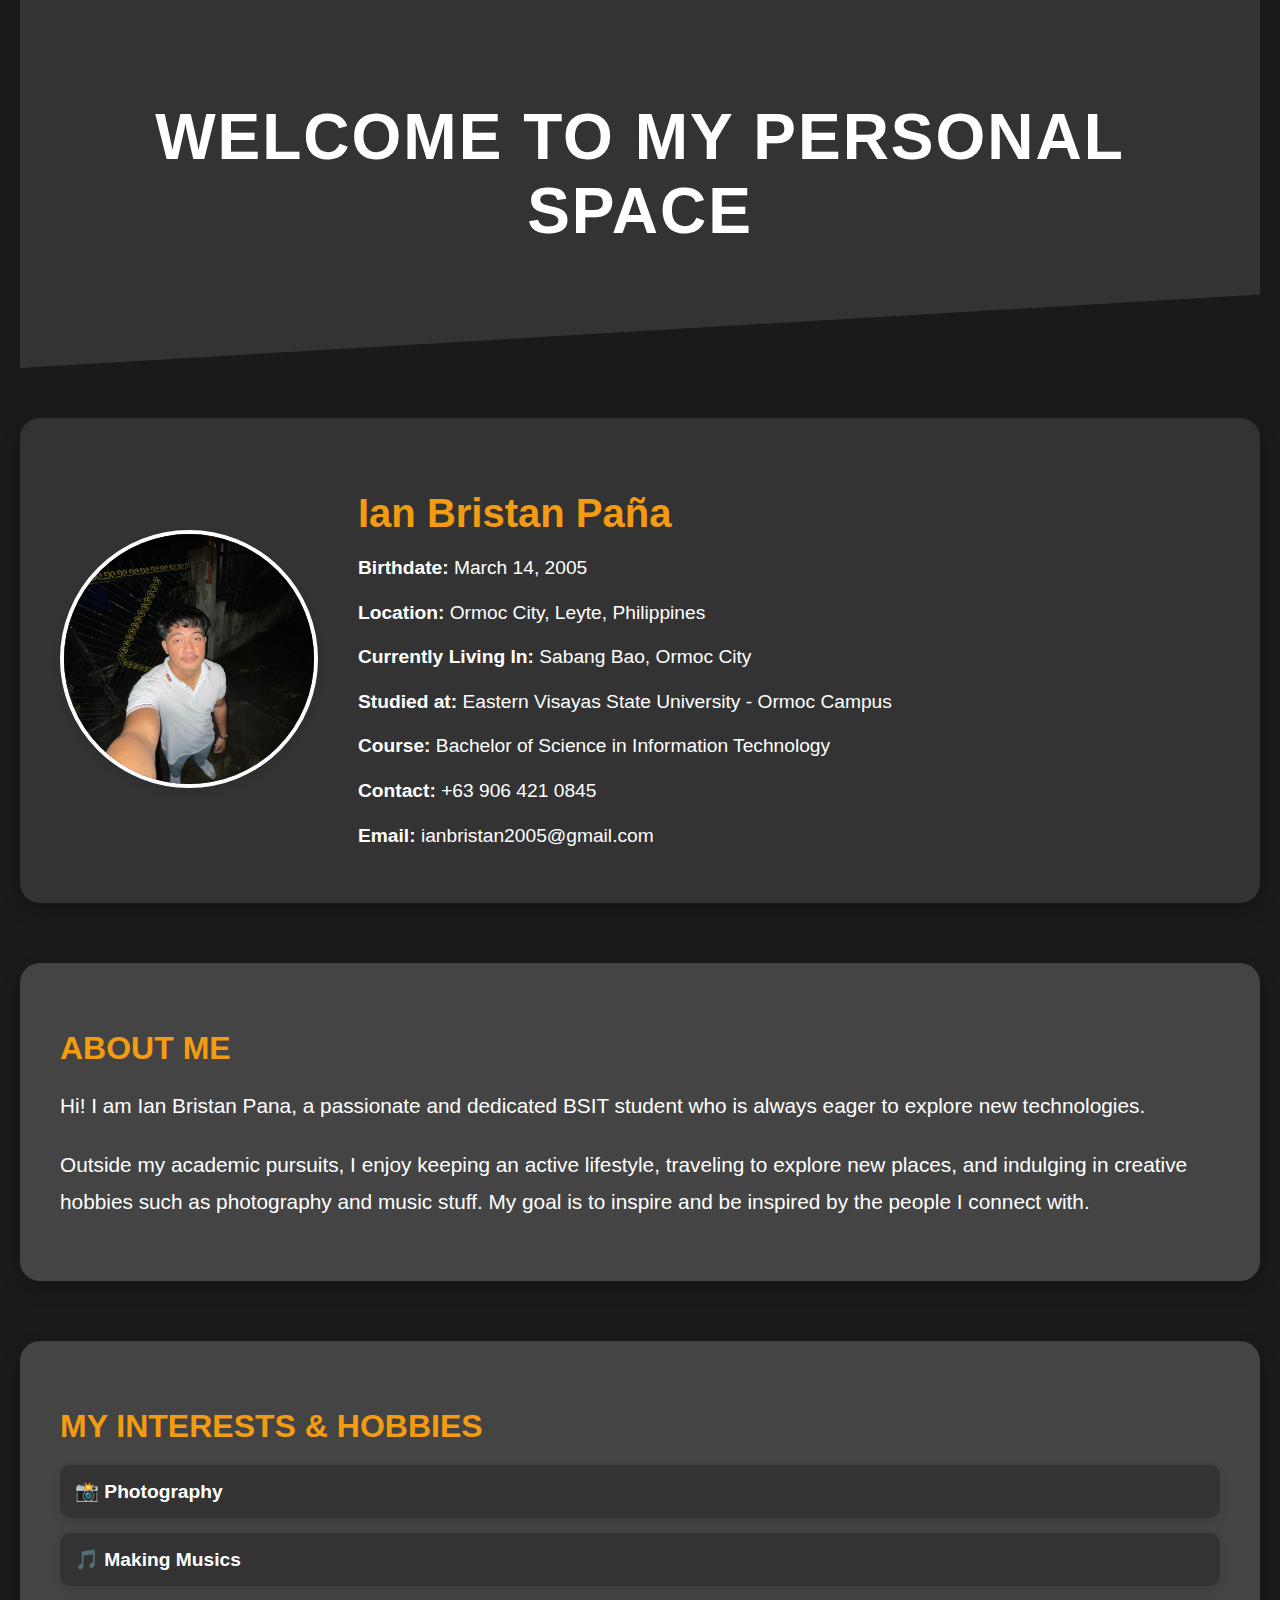
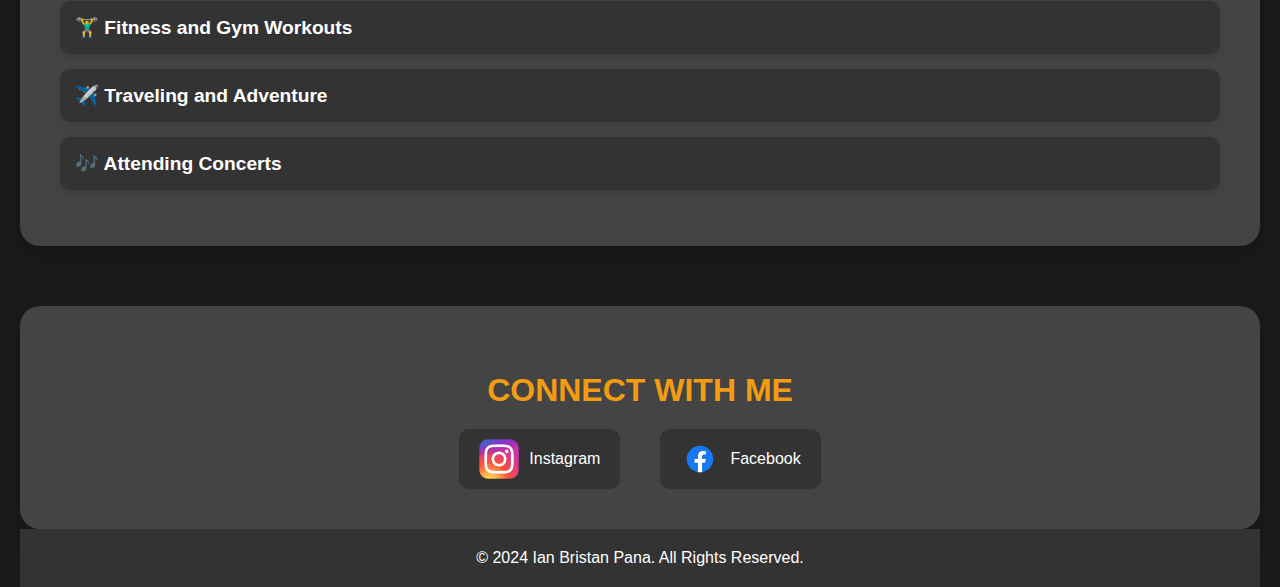
<file: about.html>
<!DOCTYPE html>
<html lang="en">
<head>
    <meta charset="UTF-8">
    <meta name="viewport" content="width=device-width, initial-scale=1.0">
    <title>About Me</title>
    <link rel="stylesheet" href="about.css">
    <link rel="preconnect" href="https://fonts.googleapis.com">
    <link href="https://fonts.googleapis.com/css2?family=Roboto:wght@400;700&display=swap" rel="stylesheet">
</head>
<body>
    <div class="container">
        <header>
            <h1>Welcome to My Personal Space</h1>
            <p></p>
        </header>
        <main>
            <section class="intro">
                <div class="profile-pic">
                    <img src="photos/face.jpg" alt="Your Profile Picture">
                </div>
                <div class="details">
                    <h2>Ian Bristan Paña</h2>
                    <p><strong>Birthdate:</strong> March 14, 2005</p>
                    <p><strong>Location:</strong> Ormoc City, Leyte, Philippines</p>
                    <p><strong>Currently Living In:</strong> Sabang Bao, Ormoc City</p>
                    <p><strong>Studied at:</strong> Eastern Visayas State University - Ormoc Campus</p>
                    <p><strong>Course:</strong> Bachelor of Science in Information Technology</p>
                    <p><strong>Contact:</strong> +63 906 421 0845</p>
                    <p><strong>Email:</strong> ianbristan2005@gmail.com</p>
                </div>
            </section>
            <section class="about">
                <h2>About Me</h2>
                <p>
                    Hi! I am Ian Bristan Pana, a passionate and dedicated BSIT student who is always eager to explore new
                    technologies.
                </p>
                <p>
                    Outside my academic pursuits, I enjoy keeping an active lifestyle, traveling to explore new
                    places, and indulging in creative hobbies such as photography and music stuff. My
                    goal is to inspire and be inspired by the people I connect with.
                </p>
            </section>
            <section class="hobbies">
                <h2>My Interests & Hobbies</h2>
                <ul>
                    <li>📸 Photography</li>
                    <li>🎵 Making Musics</li>
                    <li>🏋️‍♂️ Fitness and Gym Workouts</li>
                    <li>✈️ Traveling and Adventure</li>
                    <li>🎶 Attending Concerts</li>
                    
                </ul>
            </section>
            <section class="social">
                <h2>Connect with Me</h2>
                <p>
                    
                </p>
                <div class="social-icons">
                    <a href="https://www.instagram.com/papitzyyy/?hl=en" target="_blank" class="social-icon">
                        <img src="photos/Instagram_logo_2016.svg.png" alt="Instagram">
                        <span>Instagram</span>
                    </a>
                    <a href="https://www.facebook.com/ianbristan.panaii" target="_blank" class="social-icon">
                        <img src="photos/Facebook-f_Logo-Blue-Logo.wine.svg" alt="Facebook">
                        <span>Facebook</span>
                    </a>
                </div>
            </section>
        </main>
        <footer>
            <p>&copy; 2024 Ian Bristan Pana. All Rights Reserved.</p>
        </footer>
    </div>
</body>
</html>
</file>
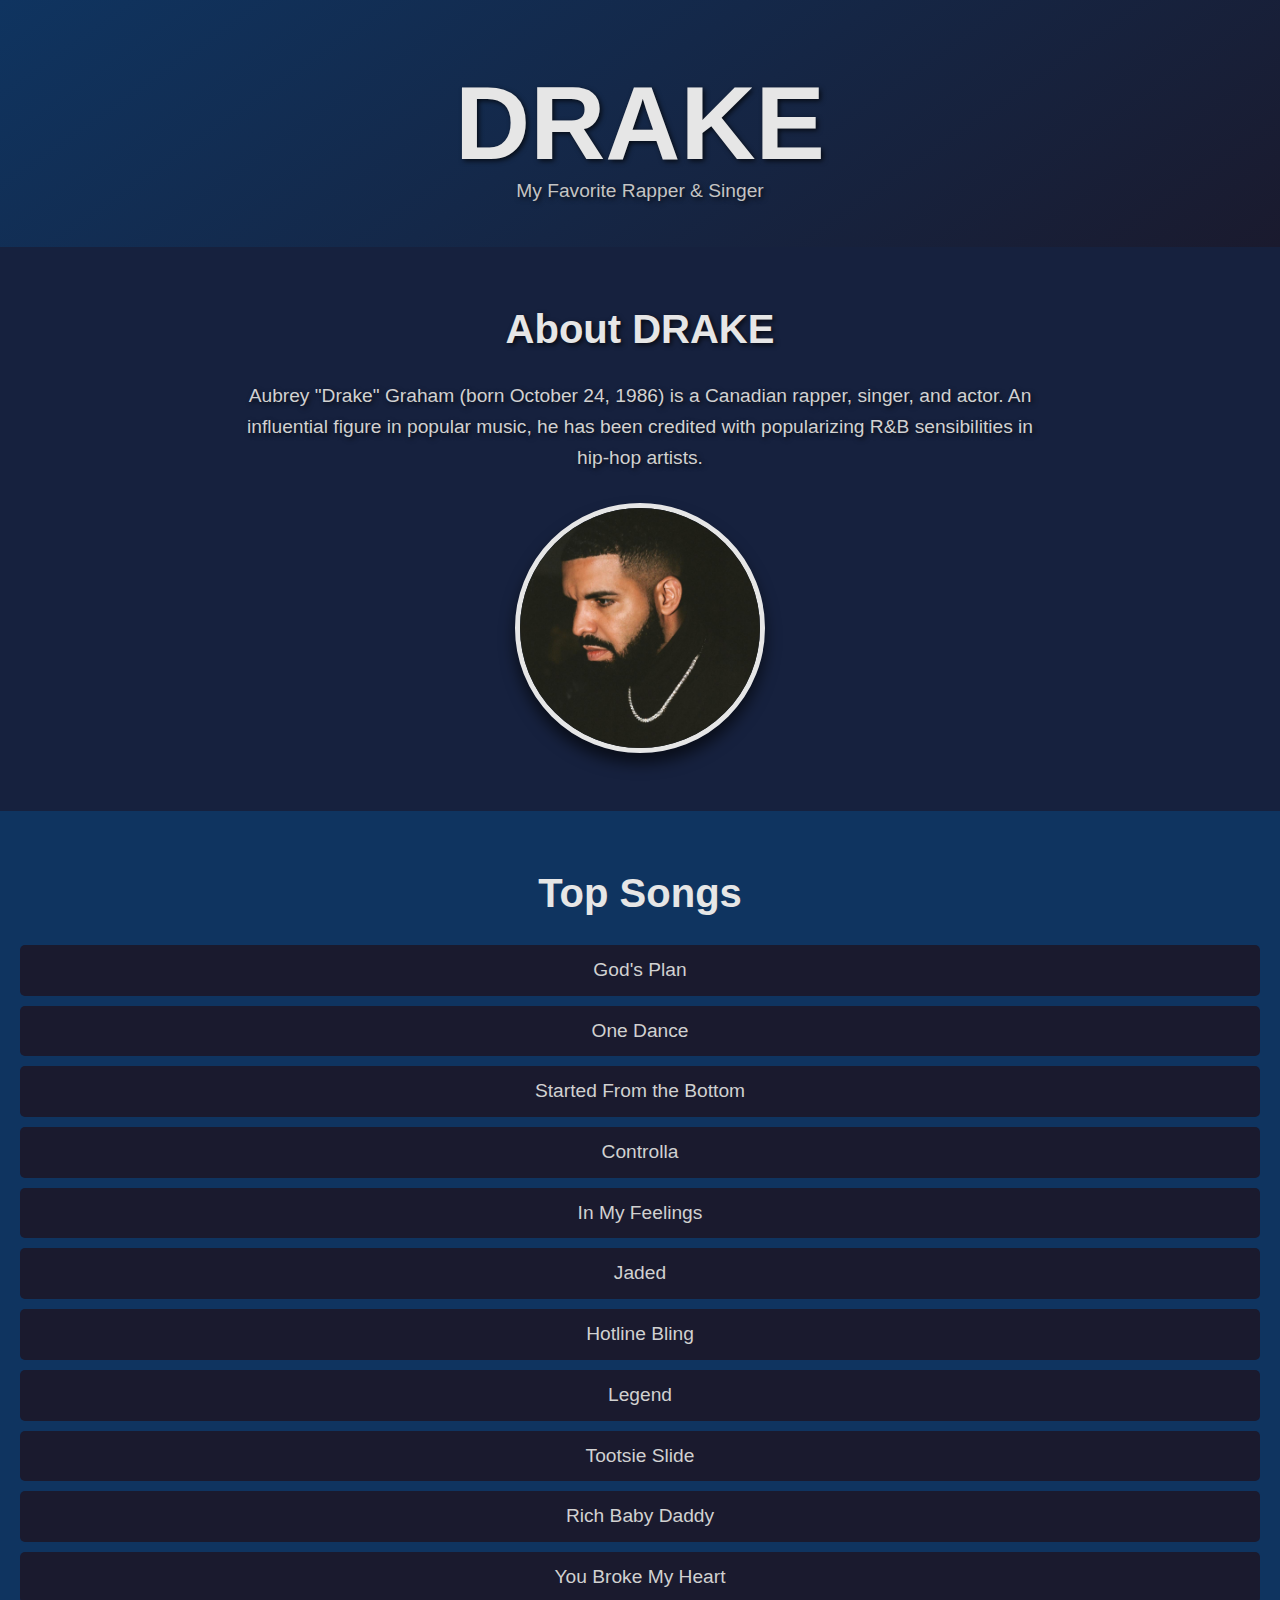
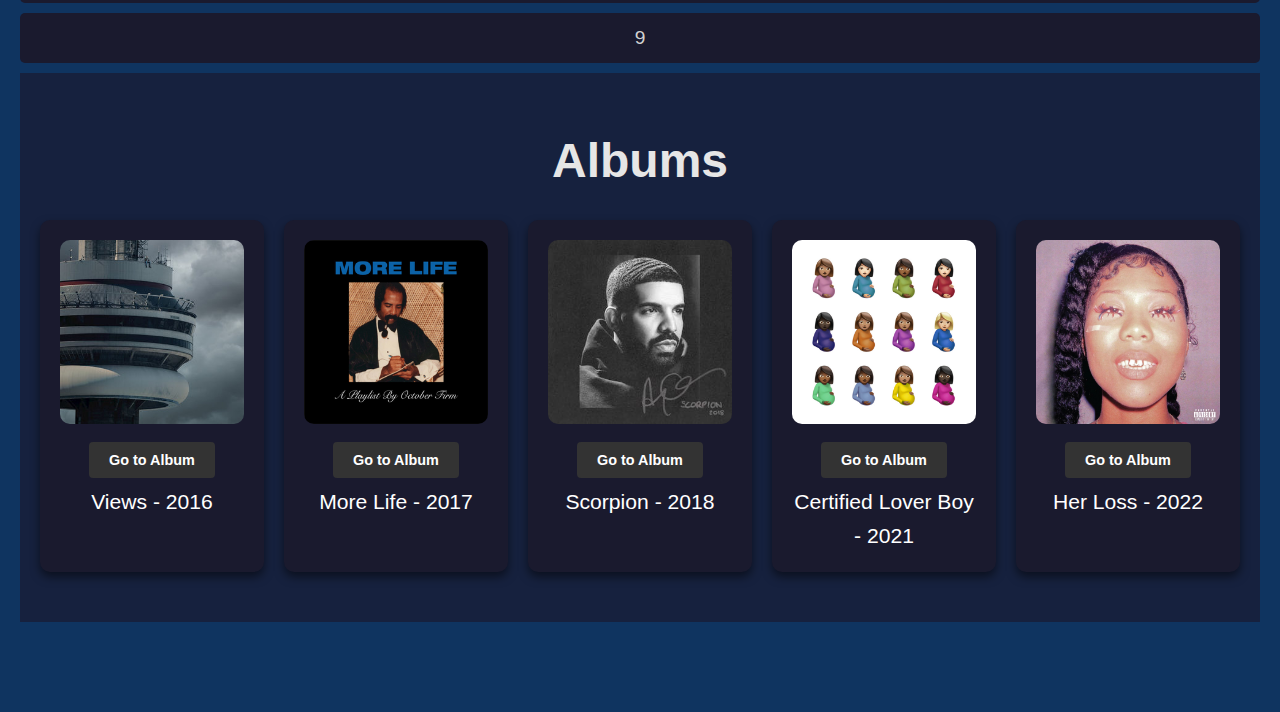
<file: drake.html>
<!DOCTYPE html>
<html lang="en">
<head>
  <meta charset="UTF-8">
  <meta name="viewport" content="width=device-width, initial-scale=1.0">
  <title>DRAKE</title>
  <link rel="stylesheet" href="drake.css">
</head>
<body>
  <header class="header">
    <h1>DRAKE</h1>
    <p>My Favorite Rapper & Singer</p>
  </header>

  <main>
    <section class="about">
      <h2>About DRAKE</h2>
      <p>Aubrey "Drake" Graham (born October 24, 1986) is a Canadian rapper, singer, and actor. An influential figure in popular music, he has been credited with popularizing R&B sensibilities in hip-hop artists.</p>
      <img src="photos/drake.jpg" alt="LANY Band" class="lany-image">
    </section>

    <section class="songs">
      <h2>Top Songs</h2>
      <ul>
      <li><a href="https://www.youtube.com/watch?v=m1a_GqJf02M&pp=ygUJZ29kcyBwbGFu" target="_blank">God's Plan</a></li>
      <li><a href="https://www.youtube.com/watch?v=qL7zrWcv6XY&pp=ygUJb25lIGRhbmNl" target="_blank">One Dance</a></li>
      <li><a href="https://www.youtube.com/watch?v=6p4Jj9kWZDI&pp=ygUOc3RhcnRlZCBib3R0b20%3D" target="_blank">Started From the Bottom</a></li>
      <li><a href="https://www.youtube.com/watch?v=PsW85VbSau0&pp=ygUJY29udHJvbGxh" target="_blank">Controlla</a></li>
      <li><a href="https://www.youtube.com/watch?v=SD1tkI5-3dI&pp=ygUUaW4gbXkgZmVlbGluZ3MgZHJha2U%3D" target="_blank">In My Feelings</a></li>
      <li><a href="https://www.youtube.com/watch?v=L2y1wk5EB6U&pp=ygUFamFkZWQ%3D" target="_blank">Jaded</a></li>
      <li><a href="https://www.youtube.com/watch?v=uxpDa-c-4Mc&pp=ygUNaG90bGluZSBibGluZw%3D%3D" target="_blank">Hotline Bling</a></li>
      <li><a href="https://www.youtube.com/watch?v=nSf3pBIX2RU&pp=ygUMbGVnZW5kIGRyYWtl" target="_blank">Legend</a></li>
      <li><a href="https://www.youtube.com/watch?v=dGYxT1QReQs&pp=ygUMdG9vc2llIHNsaWRl" target="_blank">Tootsie Slide</a></li>
      <li><a href="https://www.youtube.com/watch?v=F7o0upORtCw&pp=ygUPcmljaCBiYWJ5IGRhZGR5" target="_blank">Rich Baby Daddy</a></li>
      <li><a href="https://www.youtube.com/watch?v=-_HIZtRlkDo&pp=ygUYeW91IGJyb2tlIG15IGhlYXJ0IGRyYWtl" target="_blank">You Broke My Heart</a></li>
      <li><a href="https://www.youtube.com/watch?v=q50SwIodCwg&pp=ygUHOSBkcmFrZQ%3D%3D" target="_blank">9</a></li>

    <section class="albums">
      <h2>Albums</h2>
      <div class="album-grid">
        <div class="album">
          <img src="photos/views.jpg" alt="LANY Album 1">

          <a href="https://genius.com/albums/Drake/Views" class="btn" target="_blank">Go to Album</a>
          <p>Views - 2016</p>
        </div>
        <div class="album">
          <img src="photos/morelife.jpg" alt="LANY Album 2">
          
          <a href="https://genius.com/albums/Drake/More-life" class="btn" target="_blank">Go to Album</a>
          
          <p>More Life - 2017</p>
        </div>
        <div class="album">
          <img src="photos/scorpion.jpg" alt="LANY Album 3">
          <a href="https://genius.com/albums/Drake/Scorpion" class="btn" target="_blank">Go to Album</a>

          <p>Scorpion - 2018</p>
        </div>  
        <div class="album">
          <img src="photos/loverboy.jpeg" alt="LANY Album 4">
          <a href="https://genius.com/albums/Drake/Certified-lover-boy" class="btn" target="_blank">Go to Album</a>
          <p>Certified Lover Boy - 2021</p>
        </div>
        <div class="album">
          <img src="photos/herloss.jpeg" alt="LANY Album 5">
          <a href="https://genius.com/albums/Drake-and-21-savage/Her-loss" class="btn" target="_blank">Go to Album</a>
          <p>Her Loss - 2022</p>
        </div>
      </div>
    </section>
  </main>

  <footer class="footer">
    <p></p>
  </footer>
</body>
</html>
</file>
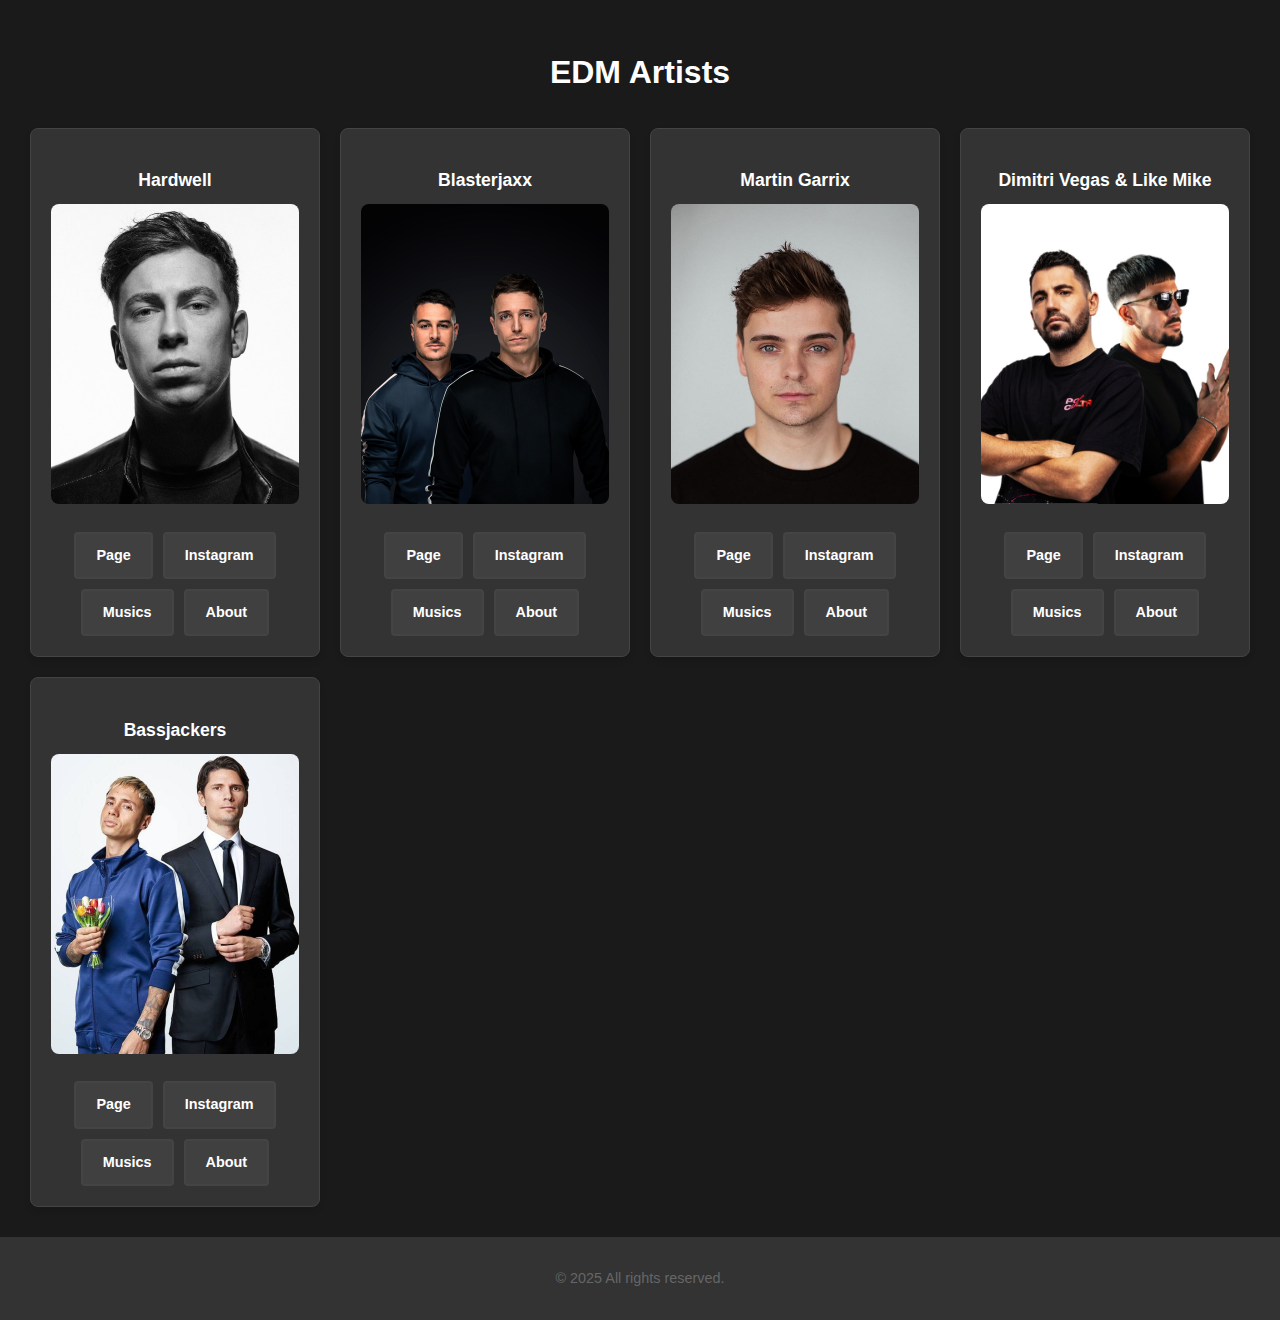
<file: edm.html>
<!DOCTYPE html>
<html lang="en">
<head>
  <meta charset="UTF-8">
  <meta name="viewport" content="width=device-width, initial-scale=1.0">
  <title>EDM Artists</title>
  <link rel="stylesheet" href="edm.css">
</head>
<body>
  

  <main>
    <section class="gallery">
      <h2>EDM Artists</h2>
      <div class="gallery-grid">
        <div class="gallery-item">
          <p>Hardwell</p>
          <img src="photos/hardwell.jpg" alt="Artist 1" class="gallery-image">
          <div class="buttons">
            <a href="https://www.djhardwell.com/" class="btn" target="_blank">Page</a>
            <a href="https://www.instagram.com/hardwell/?hl=en" class="btn" target="_blank">Instagram</a>
            <a href="https://genius.com/artists/Hardwell" class="btn" target="_blank">Musics</a>
            <a href="https://en.wikipedia.org/wiki/Hardwell" class="btn" target="_blank">About</a>
          </div>
        </div>
        
        <div class="gallery-item">
          <p>Blasterjaxx</p>
          <img src="photos/blasterjaxx.jpg" alt="Artist 2" class="gallery-image">
          <div class="buttons">
            <a href="https://www.blasterjaxx.com/" class="btn" target="_blank">Page</a>
            <a href="https://www.instagram.com/blasterjaxx/?hl=en" class="btn" target="_blank">Instagram</a>
            <a href="https://genius.com/artists/Blasterjaxx/songs" class="btn" target="_blank">Musics</a>
            <a href="https://en.wikipedia.org/wiki/Blasterjaxx" class="btn" target="_blank">About</a>
          </div>
        </div>
        <div class="gallery-item">
          <p>Martin Garrix</p>
          <img src="photos/martin.jpg" alt="Artist 3" class="gallery-image">
          <div class="buttons">
            <a href="https://martingarrix.com/" class="btn" target="_blank">Page</a>
            <a href="https://www.instagram.com/martingarrix/?hl=en" class="btn" target="_blank">Instagram</a>
            <a href="https://genius.com/artists/Martin-garrix" class="btn" target="_blank">Musics</a>
            <a href="https://en.wikipedia.org/wiki/Martin_Garrix" class="btn" target="_blank">About</a>
          </div>
        </div>
        <div class="gallery-item">
          <p>Dimitri Vegas & Like Mike
            </p>
          <img src="photos/dvlm.jpeg" alt="Artist 4" class="gallery-image">
          <div class="buttons">
            <a href="https://www.dimitrivegasandlikemike.com/" class="btn" target="_blank">Page</a>
            <a href="https://www.instagram.com/dimitrivegasandlikemike/?hl=en" class="btn" target="_blank">Instagram</a>
            <a href="https://genius.com/artists/Dimitri-vegas-and-like-mike/songs" class="btn" target="_blank">Musics</a>
            <a href="https://en.wikipedia.org/wiki/Dimitri_Vegas_%26_Like_Mike" class="btn" target="_blank">About</a>
          </div>
        </div>
        <div class="gallery-item">
          <p>Bassjackers</p>
          <img src="photos/bassjackers.jpg" alt="Artist 5" class="gallery-image">
          <div class="buttons">
            <a href="https://www.bassjackers.com/" class="btn" target="_blank">Page</a>
            <a href="https://www.instagram.com/bassjackers/?hl=en" class="btn" target="_blank">Instagram</a>
            <a href="https://genius.com/artists/Bassjackers" class="btn" target="_blank">Musics</a>
            <a href="https://en.wikipedia.org/wiki/Bassjackers" class="btn" target="_blank">About</a>
          </div>
        </div>
        
      </div>
    </section>
  </main>

  <footer class="footer">
    <p>&copy; 2025 All rights reserved.</p>
  </footer>
</body>
</html>
</file>
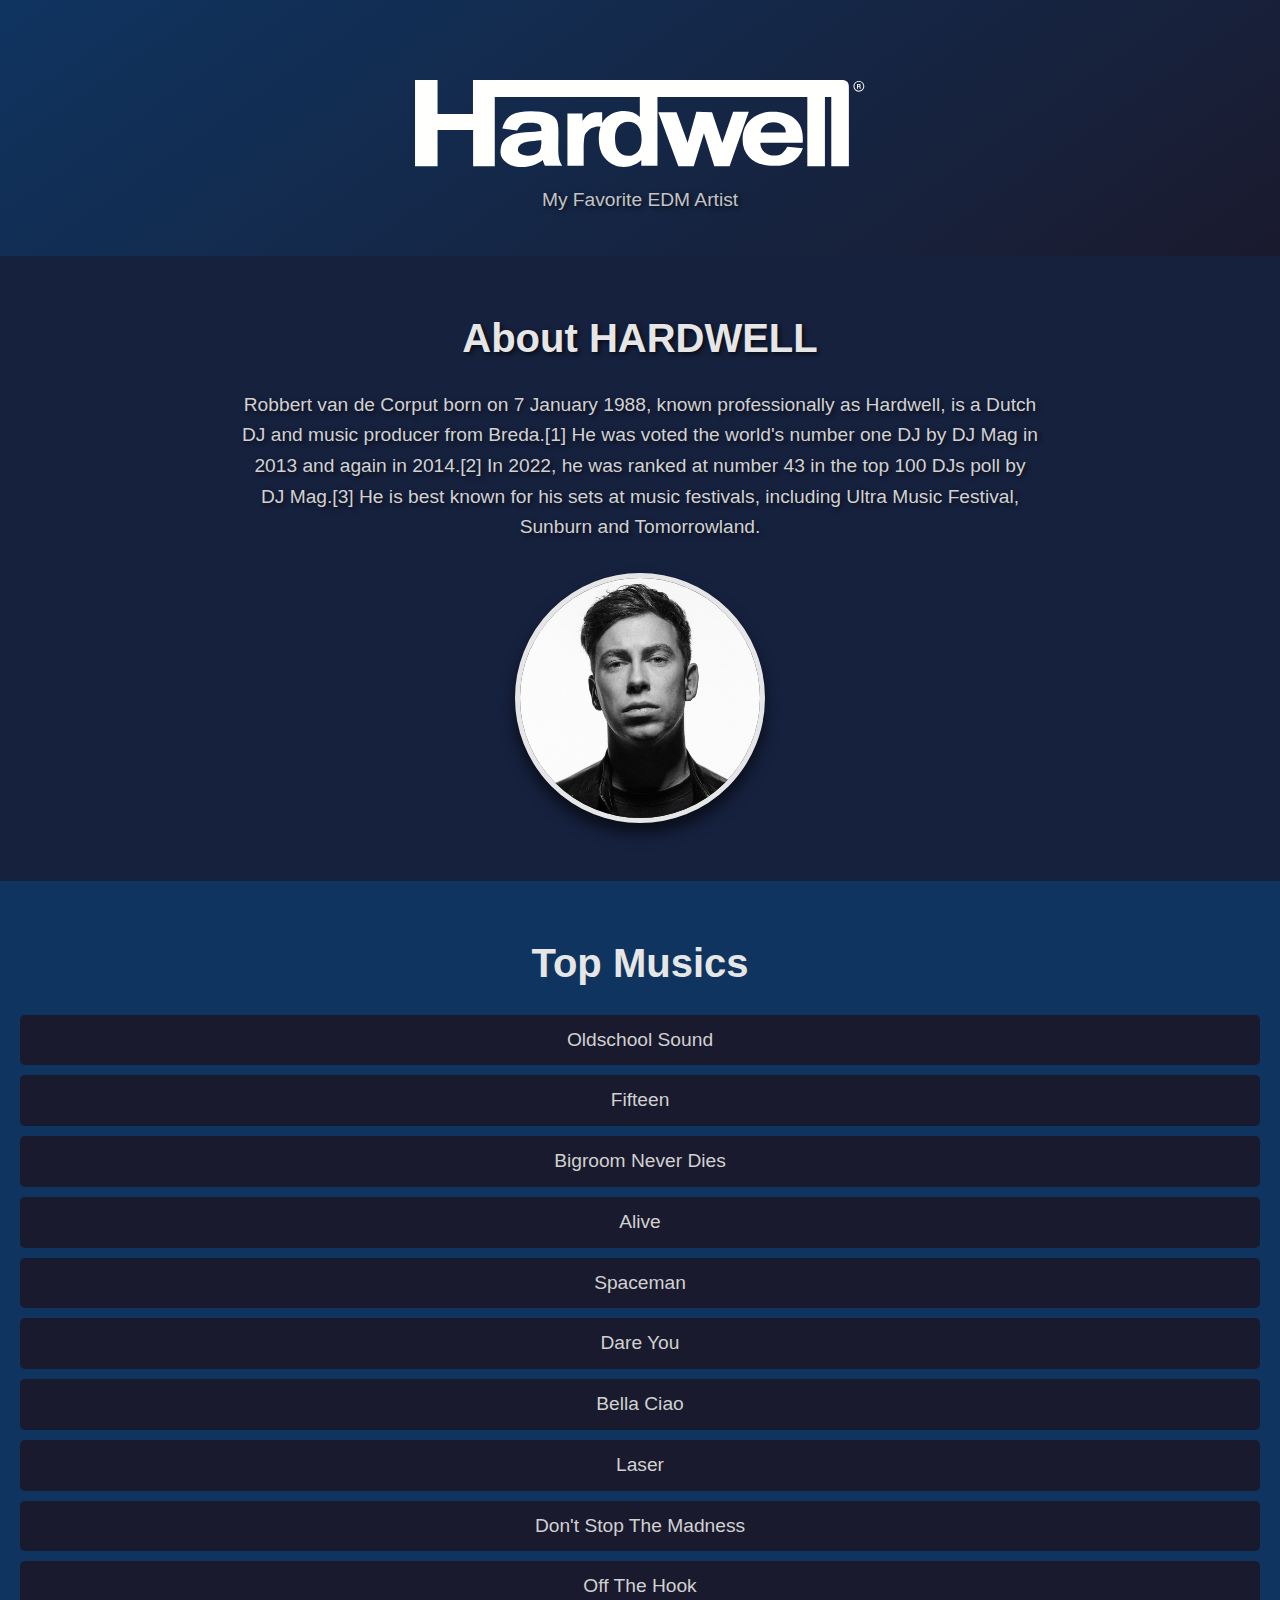
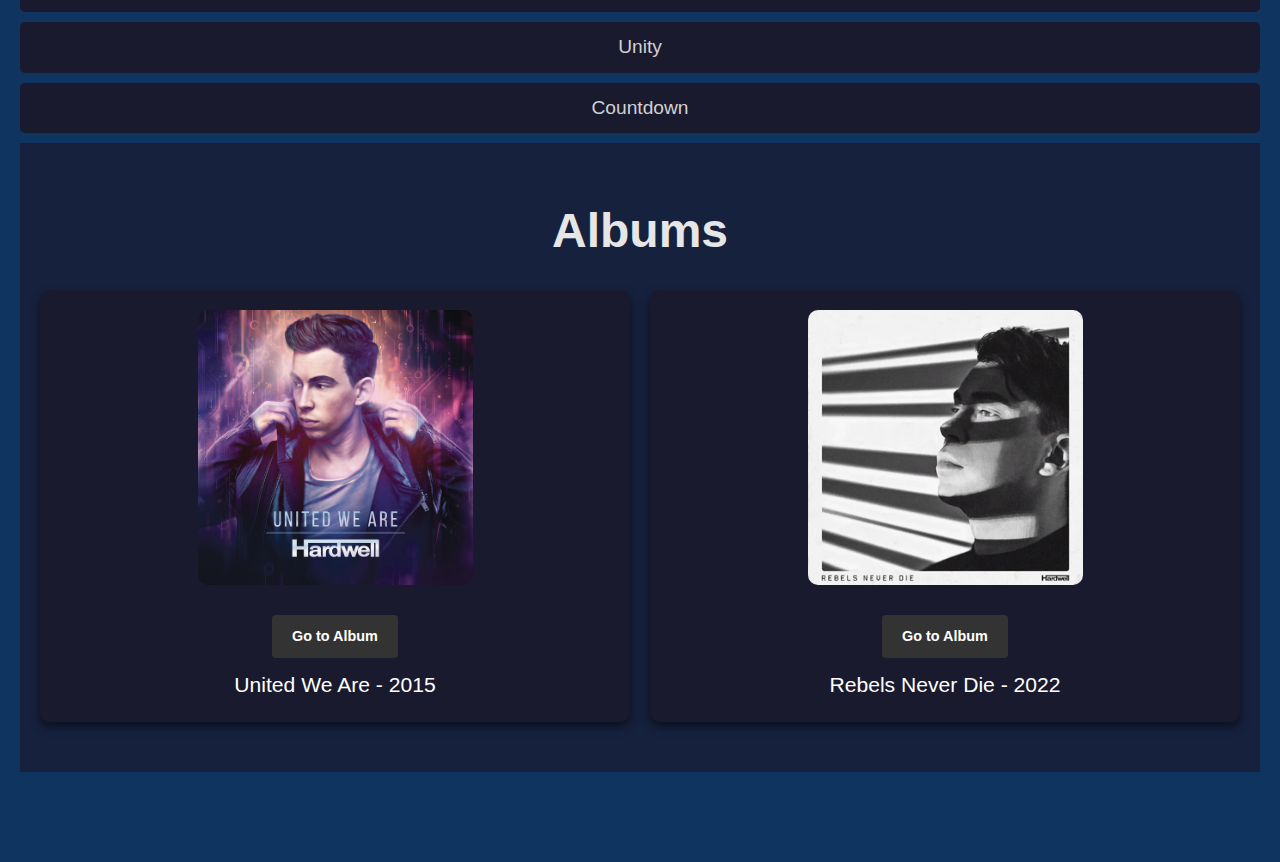
<file: hardwell.html>
<!DOCTYPE html>
<html lang="en">
<head>
  <meta charset="UTF-8">
  <meta name="viewport" content="width=device-width, initial-scale=1.0">
  <title>HARDWELL</title>
  <link rel="stylesheet" href="hardwell.css">
</head>
<body>
  <header class="header">
    <img src="photos/logo.svg" alt="HARDWELL Logo" class="logo">
    <h1></h1>
    <p>My Favorite EDM Artist</p>
  </header>
  

  <main>
    <section class="about">
      <h2>About HARDWELL</h2>
      <p>Robbert van de Corput born on 7 January 1988, known professionally as Hardwell, is a Dutch DJ and music producer from Breda.[1] He was voted the world's number one DJ by DJ Mag in 2013 and again in 2014.[2] In 2022, he was ranked at number 43 in the top 100 DJs poll by DJ Mag.[3] He is best known for his sets at music festivals, including Ultra Music Festival, Sunburn and Tomorrowland.</p>
      <img src="photos/hardwell.jpg" alt="LANY Band" class="lany-image">
    </section>

    <section class="songs">
      <h2>Top Musics</h2>
      <ul>
      <li><a href="https://www.youtube.com/watch?v=k55OFp2glps&pp=ygUYT2xkc2Nob29sIFNvdW5kIEhhcmR3ZWxs" target="_blank">Oldschool Sound</a></li>
      <li><a href="https://www.youtube.com/watch?v=H3RZ8rJqsZg&pp=ygUQRmlmdGVlbiBIYXJkd2VsbA%3D%3D" target="_blank">Fifteen</a></li>
      <li><a href="https://www.youtube.com/watch?v=4IHDZ4_8oN0&pp=ygUSYmlncm9vbSBuZXZlciBkaWVz" target="_blank">Bigroom Never Dies</a></li>
      <li><a href="https://www.youtube.com/watch?v=wNRXFqh36oo&t=173s&pp=ygUOYWtpdmUgYWhyZHdlbGw%3D" target="_blank">Alive</a></li>
      <li><a href="https://www.youtube.com/watch?v=lETmskoqh30&pp=ygUSaGFyZHdlbGwgb2xkIHNvbmdz" target="_blank">Spaceman</a></li>
      <li><a href="https://www.youtube.com/watch?v=clRjbYa4UWQ&pp=ygUSaGFyZHdlbGwgb2xkIHNvbmdz" target="_blank">Dare You</a></li>
      <li><a href="https://www.youtube.com/watch?v=rGHwJ0RSBIY&pp=ygUTaGFyZHdlbGwgYmVsbGEgY2lhbw%3D%3D" target="_blank">Bella Ciao</a></li>
      <li><a href="https://www.youtube.com/watch?v=O9QA-u93AVo&pp=ygUOaGFyZHdlbGwgbGFzZXI%3D" target="_blank">Laser</a></li>
      <li><a href="https://www.youtube.com/watch?v=HwQ_iGvnOgs&pp=ygUfaGFyZHdlbGwgZG9uJ3Qgc3RvcCB0aGUgbWFkbmVzcw%3D%3D" target="_blank">Don't Stop The Madness</a></li>
      <li><a href="https://www.youtube.com/watch?v=HwQ_iGvnOgs&pp=ygUfaGFyZHdlbGwgZG9uJ3Qgc3RvcCB0aGUgbWFkbmVzcw%3D%3D" target="_blank">Off The Hook</a></li>
      <li><a href="https://youtu.be/rLlZE_G_fXo" target="_blank">Unity</a></li>
      <li><a href="https://www.youtube.com/watch?v=RnqT_LPBf1A" target="_blank">Countdown</a></li>

    <section class="albums">
      <h2>Albums</h2>
      <div class="album-grid">
        <div class="album">
          <img src="photos/unitedweare.jpeg" alt="LANY Album 1">

          <a href="https://genius.com/albums/Hardwell/United-we-are" class="btn" target="_blank">Go to Album</a>
          <p>United We Are - 2015</p>
        </div>
        <div class="album">
          <img src="photos/rebelsnverdie.png" alt="LANY Album 2">
          
          <a href="https://genius.com/albums/Hardwell/Rebels-never-die-deluxe-edition" class="btn" target="_blank">Go to Album</a>
          
          <p>Rebels Never Die - 2022</p>
        </div>
      </div>
    </section>
  </main>

  <footer class="footer">
    <p></p>
  </footer>
</body>
</html>
</file>
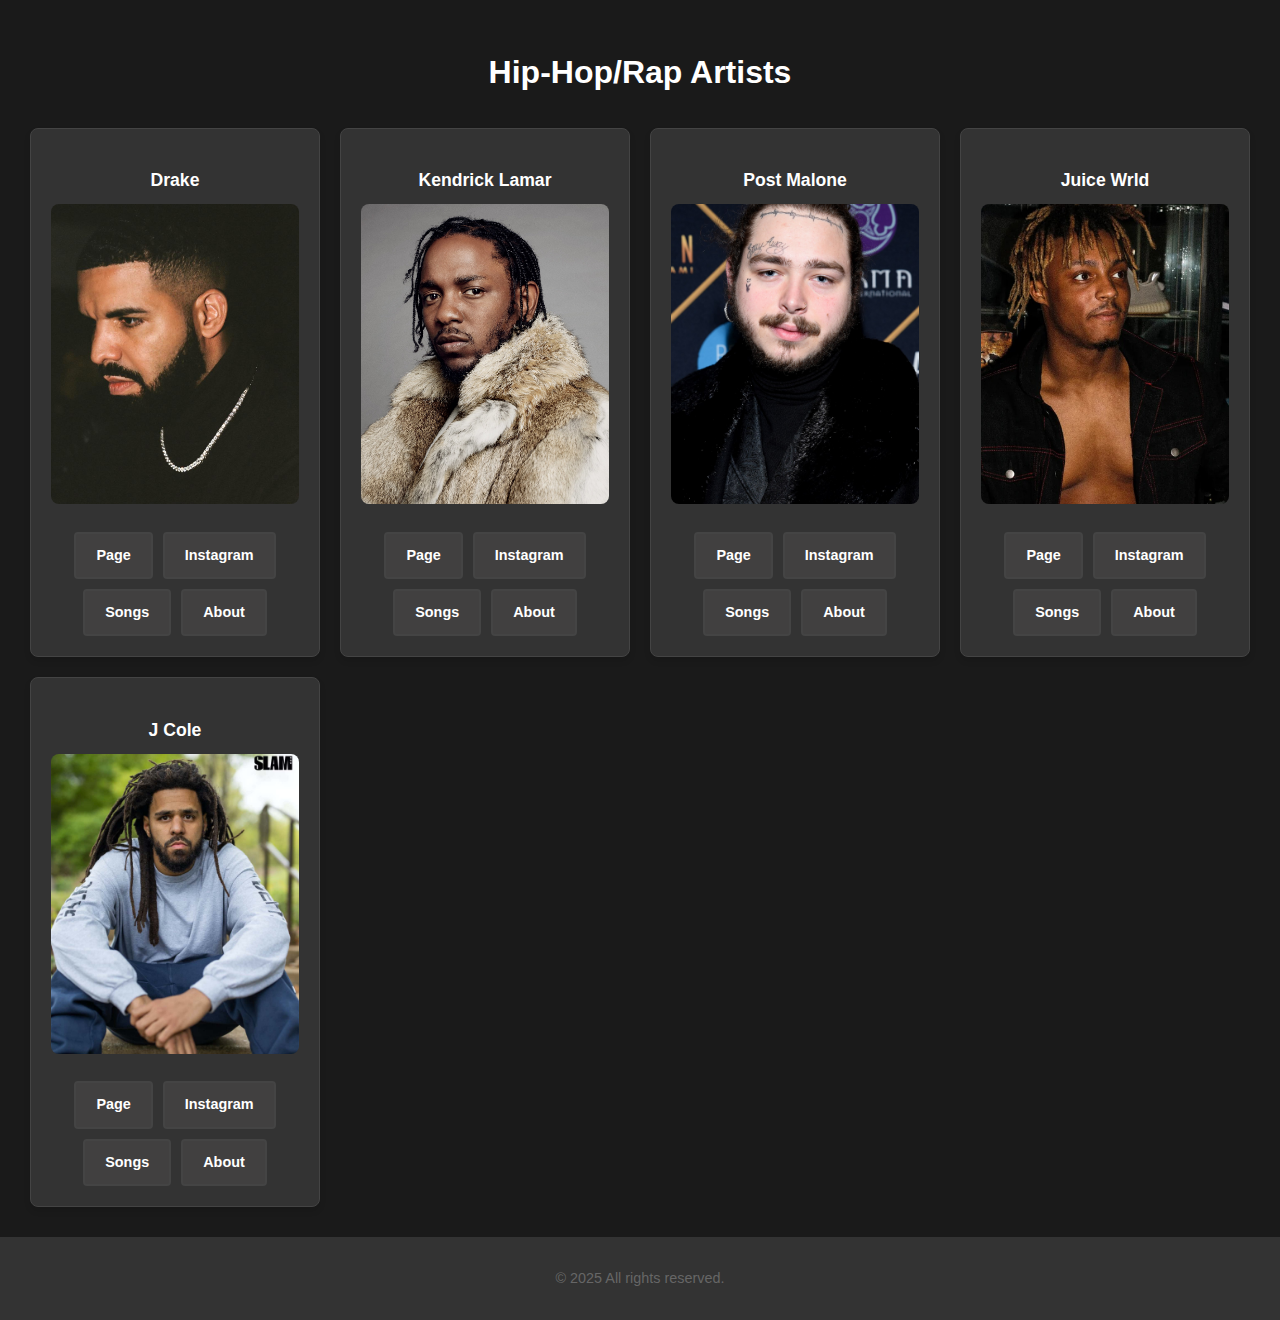
<file: hiphop.html>
<!DOCTYPE html>
<html lang="en">
<head>
  <meta charset="UTF-8">
  <meta name="viewport" content="width=device-width, initial-scale=1.0">
  <title>Hip-hop/Rap Artists</title>
  <link rel="stylesheet" href="hiphop.css">
</head>
<body>
  

  <main>
    <section class="gallery">
      <h2>Hip-Hop/Rap Artists</h2>
      <div class="gallery-grid">
        <div class="gallery-item">
          <p>Drake</p>
          <img src="photos/drake.jpg" alt="Artist 1" class="gallery-image">
          <div class="buttons">
            <a href="https://drakerelated.com/rooms/studio" class="btn" target="_blank">Page</a>
            <a href="https://www.instagram.com/champagnepapi/" class="btn" target="_blank">Instagram</a>
            <a href="https://genius.com/artists/Drake/songs" class="btn" target="_blank">Songs</a>
            <a href="https://en.wikipedia.org/wiki/Drake_(musician)" class="btn" target="_blank">About</a>
          </div>
        </div>
        
        <div class="gallery-item">
          <p>Kendrick Lamar</p>
          <img src="photos/kendrick.jpg" alt="Artist 2" class="gallery-image">
          <div class="buttons">
            <a href="https://oklama.com/" class="btn" target="_blank">Page</a>
            <a href="https://www.instagram.com/kendricklamar/" class="btn" target="_blank">Instagram</a>
            <a href="https://genius.com/artists/Kendrick-lamar/songs" class="btn" target="_blank">Songs</a>
            <a href="https://en.wikipedia.org/wiki/Kendrick_Lamar" class="btn" target="_blank">About</a>
          </div>
        </div>
        <div class="gallery-item">
          <p>Post Malone</p>
          <img src="photos/post.jpg" alt="Artist 3" class="gallery-image">
          <div class="buttons">
            <a href="https://www.postmalone.com/" class="btn" target="_blank">Page</a>
            <a href="https://www.instagram.com/postmalone/" class="btn" target="_blank">Instagram</a>
            <a href="https://genius.com/artists/Post-malone/songs" class="btn" target="_blank">Songs</a>
            <a href="https://en.wikipedia.org/wiki/Post_Malone" class="btn" target="_blank">About</a>
          </div>
        </div>
        <div class="gallery-item">
          <p>Juice Wrld</p>
          <img src="photos/juicewrld.jpg" alt="Artist 4" class="gallery-image">
          <div class="buttons">
            <a href="https://999club.com/?srsltid=AfmBOoqlKQOXn-xc01NQ4gRpijy25FfD4_b8GsrefvGUMCZCQ6voRAIg" class="btn" target="_blank">Page</a>
            <a href="https://www.instagram.com/juicewrld999/" class="btn" target="_blank">Instagram</a>
            <a href="https://genius.com/artists/Juice-wrld/songs" class="btn" target="_blank">Songs</a>
            <a href="https://en.wikipedia.org/wiki/Juice_Wrld" class="btn" target="_blank">About</a>
          </div>
        </div>
        <div class="gallery-item">
          <p>J Cole</p>
          <img src="photos/jcole.jpg" alt="Artist 5" class="gallery-image">
          <div class="buttons">
            <a href="https://www.dreamville.com/artist/cole/" class="btn" target="_blank">Page</a>
            <a href="https://www.instagram.com/realcoleworld/" class="btn" target="_blank">Instagram</a>
            <a href="https://genius.com/artists/J-cole/songs" class="btn" target="_blank">Songs</a>
            <a href="https://en.wikipedia.org/wiki/J._Cole" class="btn" target="_blank">About</a>
          </div>
        </div>
        
      </div>
    </section>
  </main>

  <footer class="footer">
    <p>&copy; 2025 All rights reserved.</p>
  </footer>
</body>
</html>
</file>
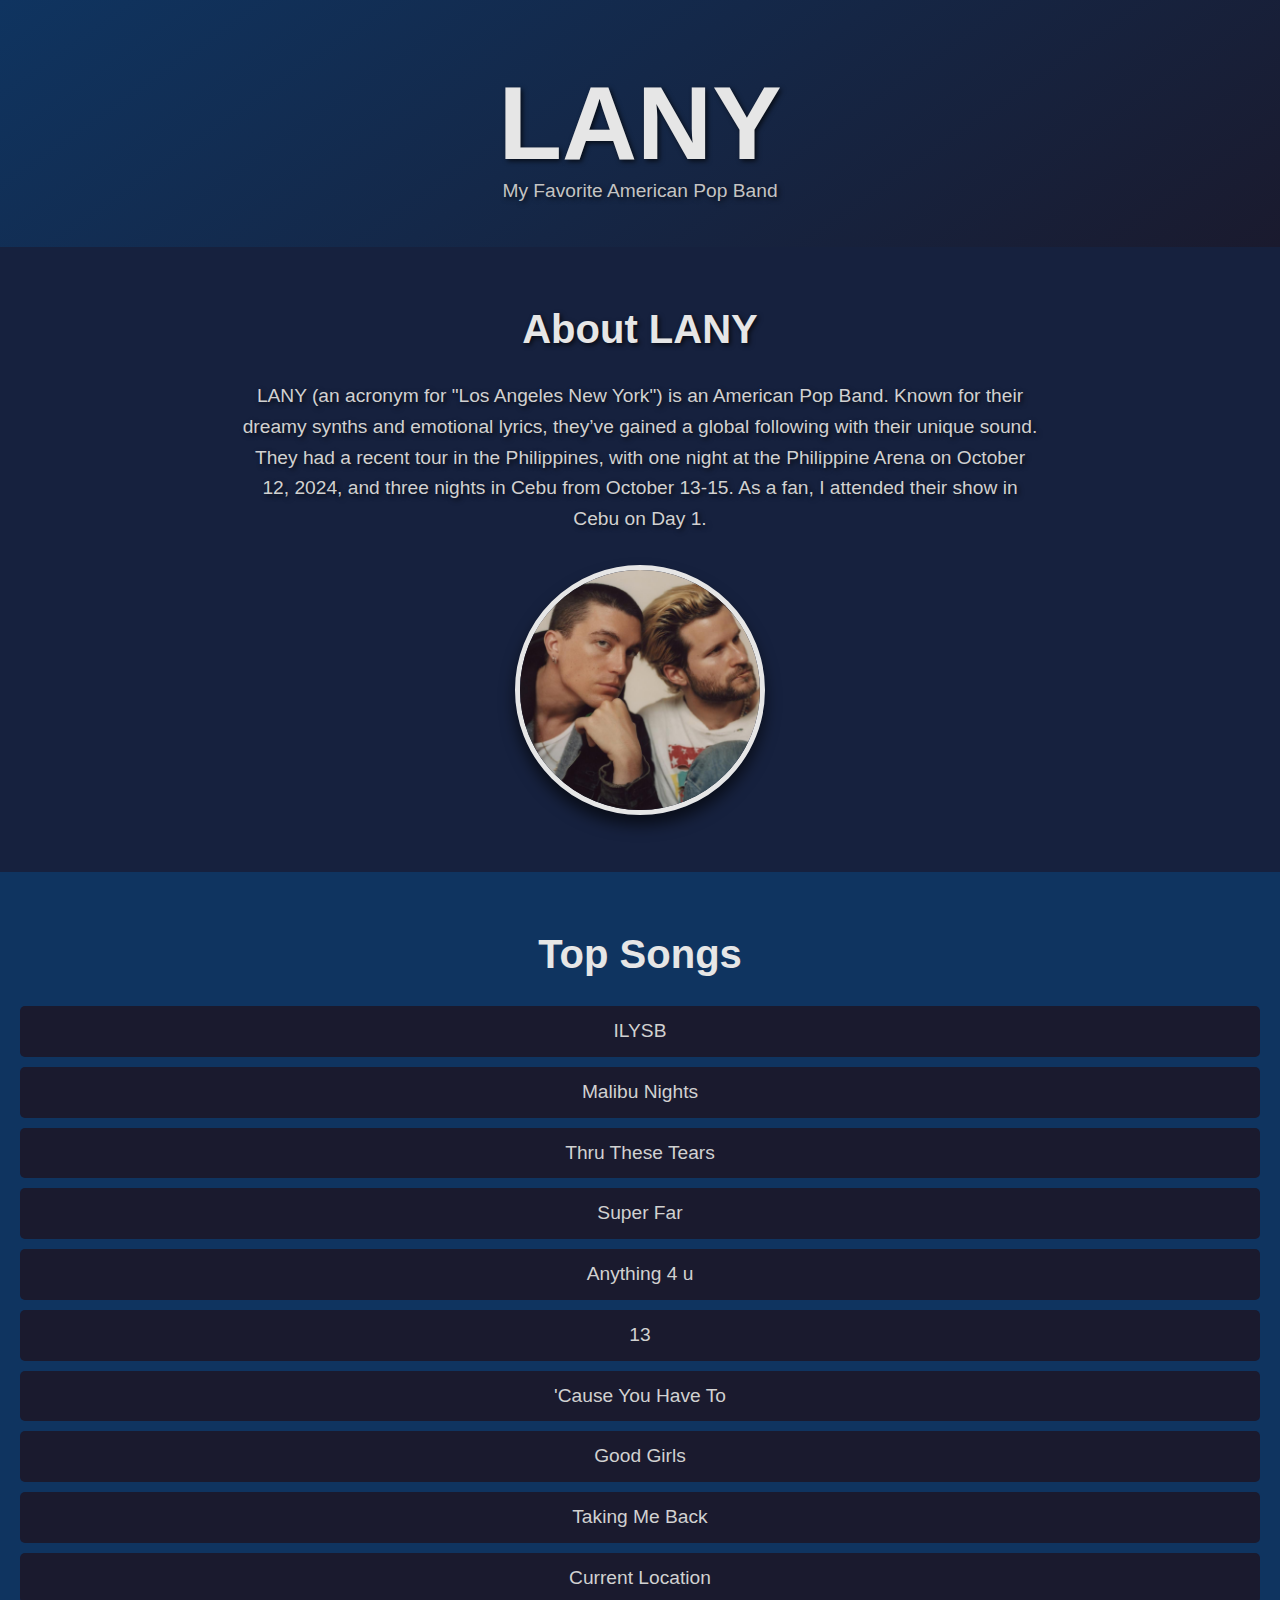
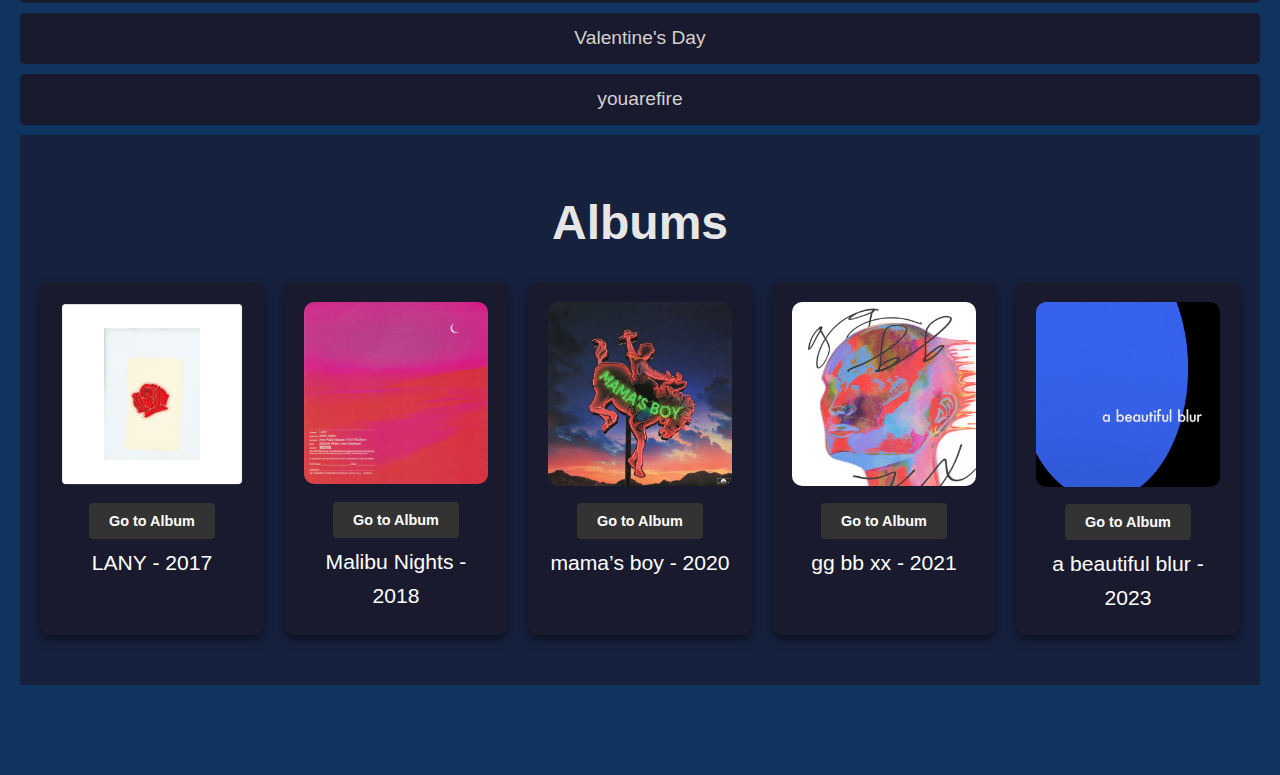
<file: lany.html>
<!DOCTYPE html>
<html lang="en">
<head>
  <meta charset="UTF-8">
  <meta name="viewport" content="width=device-width, initial-scale=1.0">
  <title>LANY</title>
  <link rel="stylesheet" href="lany.css">
</head>
<body>
  <header class="header">
    <h1>LANY</h1>
    <p>My Favorite American Pop Band</p>
  </header>

  <main>
    <section class="about">
      <h2>About LANY</h2>
      <p>LANY (an acronym for "Los Angeles New York") is an American Pop Band. Known for their dreamy synths and emotional lyrics, they’ve gained a global following with their unique sound. They had a recent tour in the Philippines, with one night at the Philippine Arena on October 12, 2024, and three nights in Cebu from October 13-15. As a fan, I attended their show in Cebu on Day 1.</p>
      <img src="photos/LANY.jpg" alt="LANY Band" class="lany-image">
    </section>

    <section class="songs">
      <h2>Top Songs</h2>
      <ul>
      <li><a href="https://www.youtube.com/watch?v=RPvhItA3lIM&pp=ygUFSUxZU0I%3D" target="_blank">ILYSB</a></li>
      <li><a href="https://www.youtube.com/watch?v=g5xxhaKm1RQ&pp=ygUNTUFMSUJVIE5JR0hUUw%3D%3D" target="_blank">Malibu Nights</a></li>
      <li><a href="https://www.youtube.com/watch?v=ZkWTuvdFbJI&pp=ygUQVEhSVSBUSEVTRSBURUFSUw%3D%3D" target="_blank">Thru These Tears</a></li>
      <li><a href="https://www.youtube.com/watch?v=HlNyHrTm38M&pp=ygUJU1VQRVIgRkFS" target="_blank">Super Far</a></li>
      <li><a href="https://www.youtube.com/watch?v=bTUHUimr-5E&pp=ygUOQU5ZVEhJTkcgRk9SIFU%3D" target="_blank">Anything 4 u</a></li>
      <li><a href="https://www.youtube.com/watch?v=NDWJWILEA7o&pp=ygUCMTM%3D" target="_blank">13</a></li>
      <li><a href="https://www.youtube.com/watch?v=9t3xxOAMh4Q&pp=ygURQ1VBU0UgWU9VIEhBVkUgVE8%3D" target="_blank">'Cause You Have To</a></li>
      <li><a href="https://www.youtube.com/watch?v=GInSL3bCCyU&pp=ygUKR09PRCBHSVJMUw%3D%3D" target="_blank">Good Girls</a></li>
      <li><a href="https://www.youtube.com/watch?v=ooWby0UN0cQ&pp=ygUOVEFLSU5HIE1FIEJBQ0s%3D" target="_blank">Taking Me Back</a></li>
      <li><a href="https://www.youtube.com/watch?v=_PUTnwz3YSU&pp=ygUQQ1VSRUVOVCBMT0NBVElPTg%3D%3D" target="_blank">Current Location</a></li>
      <li><a href="https://www.youtube.com/watch?v=ER4Q1DPsg8M&pp=ygUPVkFMRU5USU5FUyBEQVld" target="_blank">Valentine's Day</a></li>
      <li><a href="https://www.youtube.com/watch?v=czSHMtyYQrE&pp=ygUKWU9VQVJFRklSRQ%3D%3D" target="_blank">youarefire</a></li>

    <section class="albums">
      <h2>Albums</h2>
      <div class="album-grid">
        <div class="album">
          <img src="photos/lanyalbum.png" alt="LANY Album 1">

          <a href="https://genius.com/albums/Lany/Lany" class="btn" target="_blank">Go to Album</a>
          <p>LANY - 2017</p>
        </div>
        <div class="album">
          <img src="photos/malibu.jpg" alt="LANY Album 2">
          
          <a href="https://genius.com/albums/Lany/Malibu-nights/" class="btn" target="_blank">Go to Album</a>
          
          <p>Malibu Nights - 2018</p>
        </div>
        <div class="album">
          <img src="photos/mamasboy.jpg" alt="LANY Album 3">
          <a href="https://genius.com/albums/Lany/Mamas-boy" class="btn" target="_blank">Go to Album</a>

          <p>mama’s boy - 2020</p>
        </div>  
        <div class="album">
          <img src="photos/ggbbxx.jpg" alt="LANY Album 4">
          <a href="https://genius.com/albums/Lany/Gg-bb-xx" class="btn" target="_blank">Go to Album</a>
          <p>gg bb xx - 2021</p>
        </div>
        <div class="album">
          <img src="photos/blur.png" alt="LANY Album 5">
          <a href="https://genius.com/albums/Lany/A-beautiful-blur" class="btn" target="_blank">Go to Album</a>
          <p>a beautiful blur - 2023</p>
        </div>
      </div>
    </section>
  </main>

  <footer class="footer">
    <p></p>
  </footer>
</body>
</html>
</file>
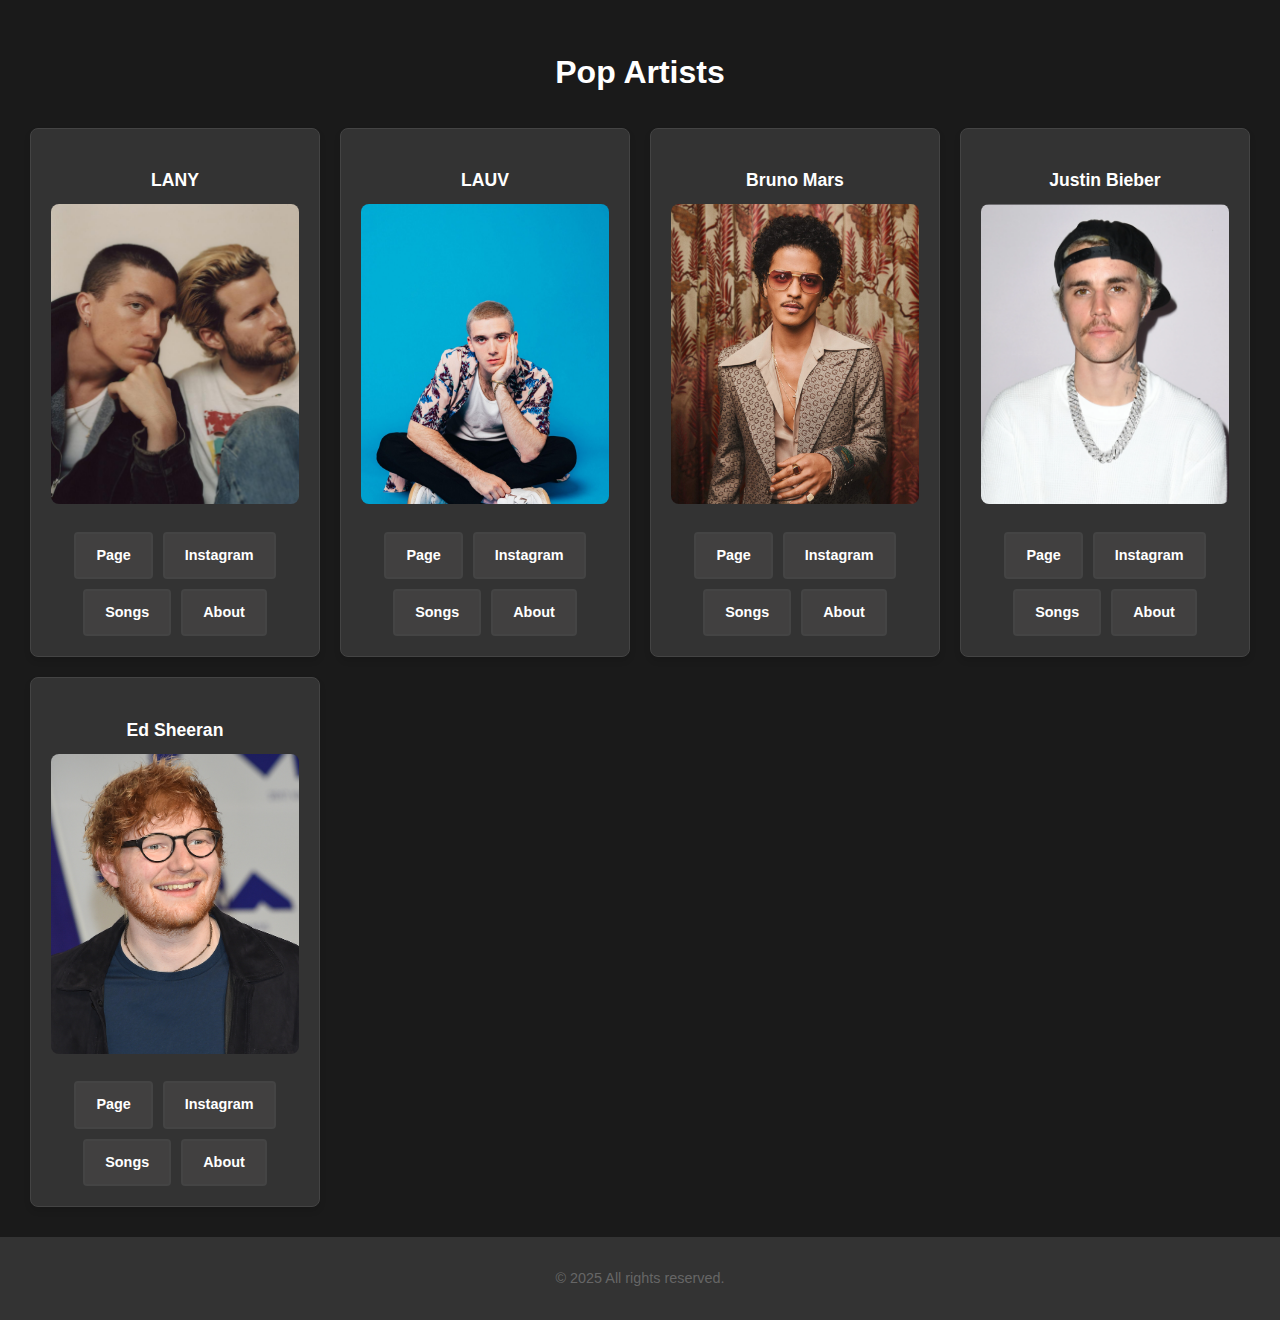
<file: pop.html>
<!DOCTYPE html>
<html lang="en">
<head>
  <meta charset="UTF-8">
  <meta name="viewport" content="width=device-width, initial-scale=1.0">
  <title>Pop Artists</title>
  <link rel="stylesheet" href="pop.css">
</head>
<body>
  

  <main>
    <section class="gallery">
      <h2>Pop Artists</h2>
      <div class="gallery-grid">
        <div class="gallery-item">
          <p>LANY</p>
          <img src="photos/LANY.jpg" alt="Artist 1" class="gallery-image">
          <div class="buttons">
            <a href="https://www.thisislany.com/" class="btn" target="_blank">Page</a>
            <a href="https://www.instagram.com/thisislany/?hl=en" class="btn" target="_blank">Instagram</a>
            <a href="https://genius.com/artists/Lany" class="btn" target="_blank">Songs</a>
            <a href="https://en.wikipedia.org/wiki/LANY" class="btn" target="_blank">About</a>
          </div>
        </div>
        
        <div class="gallery-item">
          <p>LAUV</p>
          <img src="photos/LAUV.jpg" alt="Artist 2" class="gallery-image">
          <div class="buttons">
            <a href="https://www.lauvsongs.com/" class="btn" target="_blank">Page</a>
            <a href="https://www.instagram.com/lauvsongs/?hl=en" class="btn" target="_blank">Instagram</a>
            <a href="https://genius.com/artists/Lauv" class="btn" target="_blank">Songs</a>
            <a href="https://en.wikipedia.org/wiki/Lauv" class="btn" target="_blank">About</a>
          </div>
        </div>
        <div class="gallery-item">
          <p>Bruno Mars</p>
          <img src="photos/bruno.jpg" alt="Artist 3" class="gallery-image">
          <div class="buttons">
            <a href="https://www.brunomars.com/" class="btn" target="_blank">Page</a>
            <a href="https://www.instagram.com/brunomars/?hl=en" class="btn" target="_blank">Instagram</a>
            <a href="https://genius.com/artists/Bruno-mars" class="btn" target="_blank">Songs</a>
            <a href="https://en.wikipedia.org/wiki/Bruno_Mars" class="btn" target="_blank">About</a>
          </div>
        </div>
        <div class="gallery-item">
          <p>Justin Bieber</p>
          <img src="photos/justin.png" alt="Artist 4" class="gallery-image">
          <div class="buttons">
            <a href="https://www.justinbiebermusic.com/" class="btn" target="_blank">Page</a>
            <a href="https://www.instagram.com/justinbieber/?hl=en" class="btn" target="_blank">Instagram</a>
            <a href="https://genius.com/artists/Justin-bieber/songs" class="btn" target="_blank">Songs</a>
            <a href="https://en.wikipedia.org/wiki/Justin_Bieber" class="btn" target="_blank">About</a>
          </div>
        </div>
        <div class="gallery-item">
          <p>Ed Sheeran</p>
          <img src="photos/ED.jpg" alt="Artist 5" class="gallery-image">
          <div class="buttons">
            <a href="https://www.edsheeran.com/" class="btn" target="_blank">Page</a>
            <a href="https://www.instagram.com/teddysphotos/?hl=en" class="btn" target="_blank">Instagram</a>
            <a href="https://genius.com/artists/Ed-sheeran" class="btn" target="_blank">Songs</a>
            <a href="https://en.wikipedia.org/wiki/Ed_Sheeran" class="btn" target="_blank">About</a>
          </div>
        </div>
        
      </div>
    </section>
  </main>

  <footer class="footer">
    <p>&copy; 2025 All rights reserved.</p>
  </footer>
</body>
</html>
</file>
<file: about.css>
/* Global Styles */
body {
    margin: 0;
    font-family: 'SF Pro Display', Arial, sans-serif;
    color: #fff;
    background-color: #1a1a1a;
    overflow-x: hidden;
}

.container {
    max-width: 1400px;
    margin: 0 auto;
    padding: 0 20px;
}

/* Header Styles */
header {
    text-align: center;
    padding: 100px 20px;
    background: #333;
    color: #fff;
    clip-path: polygon(0 0, 100% 0, 100% 80%, 0 100%);
}

header h1 {
    font-size: 4rem;
    margin: 0;
    font-weight: bold;
    letter-spacing: 2px;
    text-transform: uppercase;
    animation: fadeInDown 1s ease-out;
}

header p {
    font-size: 1.5rem;
    margin: 20px;
    animation: fadeInUp 1s ease-out;
}

section {
    padding: 60px 20px;
}

section h2 {
    font-size: 2.5rem;
    margin-bottom: 20px;
    color: #f39c12;
}

section p {
    font-size: 1.2rem;
    line-height: 1.6;
    color: #fff;
}

/* Intro Section */
.intro {
    display: flex;
    align-items: center;
    justify-content: space-around;
    margin-top: 50px;
    padding: 40px;
    background: #333;
    box-shadow: 0 8px 20px rgba(0, 0, 0, 0.2);
    border-radius: 20px;
    transform: scale(1);
    transition: transform 0.3s ease;
}

.intro:hover {
    transform: scale(1.05);
}

.profile-pic img {
    width: 250px;
    height: 250px;
    border-radius: 50%;
    border: 4px solid #fff;
    box-shadow: 0 4px 10px rgba(0, 0, 0, 0.1);
    object-fit: cover;
}

.details {
    flex: 1;
    margin-left: 40px;
}

.details h2 {
    font-size: 2.5rem;
    margin-bottom: 15px;
    color: #f39c12;
}

.details p {
    margin: 10px 0;
    font-size: 1.2rem;
    line-height: 1.8;
    color: #fff;
}

/* About Section */
.about {
    margin-top: 60px;
    padding: 40px;
    background: #444;
    box-shadow: 0 8px 20px rgba(0, 0, 0, 0.2);
    border-radius: 20px;
    animation: slideIn 1s ease-out;
}

.about h2 {
    color: #f39c12;
    font-size: 2rem;
    margin-bottom: 20px;
    text-transform: uppercase;
}

.about p {
    font-size: 1.3rem;
    line-height: 1.8;
    color: #fff;
}

/* Hobbies Section */
.hobbies {
    margin-top: 60px;
    padding: 40px;
    background: #444;
    box-shadow: 0 8px 20px rgba(0, 0, 0, 0.2);
    border-radius: 20px;
    animation: slideIn 1.2s ease-out;
}

.hobbies h2 {
    color: #f39c12;
    font-size: 2rem;
    margin-bottom: 20px;
    text-transform: uppercase;
}

.hobbies ul {
    list-style: none;
    padding: 0;
}

.hobbies li {
    background: #333;
    margin: 15px 0;
    padding: 15px;
    border-radius: 10px;
    color: #fff;
    font-size: 1.2rem;
    font-weight: bold;
    box-shadow: 0 4px 10px rgba(0, 0, 0, 0.1);
    transition: transform 0.3s ease;
}

.hobbies li:hover {
    transform: translateX(10px);
}

/* Social Section */
.social {
    margin-top: 60px;
    padding: 40px;
    background: #444;
    box-shadow: 0 8px 20px rgba(0, 0, 0, 0.2);
    border-radius: 20px;
    text-align: center;
    animation: slideIn 1.4s ease-out;
}

.social h2 {
    color: #f39c12;
    font-size: 2rem;
    margin-bottom: 20px;
    text-transform: uppercase;
}

.social-icons {
    display: flex;
    justify-content: center;
    gap: 40px;
}

.social-icon {
    display: flex;
    align-items: center;
    gap: 10px;
    text-decoration: none;
    transition: transform 0.3s ease, box-shadow 0.3s ease;
    padding: 10px 20px;
    border-radius: 10px;
    background: #333;
    color: #fff;
}

.social-icon img {
    width: 40px;
    height: 40px;
}

.social-icon:hover {
    transform: scale(1.1);
    box-shadow: 0 4px 15px rgba(0, 0, 0, 0.3);
}

/* Footer */
footer {
    text-align: center;
    padding: 20px;
    background: #333;
    color: #fff;
}

footer p {
    font-size: 1rem;
    margin: 0;
}

/* Animations */
@keyframes fadeInDown {
    from {
        opacity: 0;
        transform: translateY(-20px);
    }
    to {
        opacity: 1;
        transform: translateY(0);
    }
}

@keyframes fadeInUp {
    from {
        opacity: 0;
        transform: translateY(20px);
    }
    to {
        opacity: 1;
        transform: translateY(0);
    }
}

@keyframes slideIn {
    from {
        opacity: 0;
        transform: translateX(-50px);
    }
    to {
        opacity: 1;
        transform: translateX(0);
    }
}
/* Responsive Styles */
@media (max-width: 768px) {
    header {
        padding: 50px 20px;
    }

    header h1 {
        font-size: 2.5rem;
    }

    header p {
        font-size: 1rem;
    }

    .intro {
        flex-direction: column;
        padding: 20px;
    }

    .profile-pic img {
        width: 150px;
        height: 150px;
    }

    .details {
        margin-left: 0;
        margin-top: 20px;
    }

    .details h2 {
        font-size: 2rem;
    }

    .details p {
        font-size: 1rem;
    }

    section {
        padding: 40px 20px;
    }

    section h2 {
        font-size: 2rem;
    }

    section p {
        font-size: 1rem;
    }

    .about, .hobbies, .social {
        padding: 20px;
    }

    .about h2, .hobbies h2, .social h2 {
        font-size: 1.5rem;
    }

    .about p, .hobbies li, .social-icon {
        font-size: 1rem;
    }

    .social-icons {
        flex-direction: column;
        gap: 20px;
    }

    .social-icon {
        padding: 10px;
    }

    footer p {
        font-size: 0.8rem;
    }
}
</file>
<file: drake.css>
/* lany.css */

/* General Styles */
* {
    margin: 0;
    padding: 0;
    box-sizing: border-box;
  }
  
  body {
    font-family: 'Poppins', sans-serif;
    line-height: 1.6;
    background: linear-gradient(to right, #1a1a2e, #16213e, #0f3460);
    color: #fff;
    scroll-behavior: smooth;
  }
  
  a {
    text-decoration: none;
    color: inherit;
  }
  
  /* Header */
  .header {
    text-align: center;
    padding: 40px 20px;
    background: linear-gradient(145deg, #0f3460, #1a1a2e);
    box-shadow: 0 4px 6px rgba(0, 0, 0, 0.5);
  }
  
  .header h1 {
    font-size: 6.5em;
    color: #e6e6e6;
    margin-bottom: -30px;
    text-shadow: 2px 2px 5px rgba(0, 0, 0, 0.7);
  }
  
  .header p {
    font-size: 1.2em;
    color: #c4c4c4;
    text-shadow: 2px 2px 5px rgba(0, 0, 0, 0.7);
  }
  
  /* About Section */
  .about {
    text-align: center;
    padding: 50px 20px;
    background: #16213e;
    text-shadow: 2px 2px 5px rgba(0, 0, 0, 0.7);
  }
  
  .about h2 {
    font-size: 2.5em;
    color: #e6e6e6;
    margin-bottom: 20px;
  }
  
  .about p {
    max-width: 800px;
    margin: 10px auto;
    font-size: 1.2em;
    color: #d1d1d1;
  }
  
  .lany-image {
    margin-top: 20px;
    width: 250px;
    height: 250px;
    border-radius: 50%;
    object-fit: cover;
    border: 5px solid  #e6e6e6;
    box-shadow: 0 10px 15px rgba(0, 0, 0, 0.6);
    transition: transform 0.3s ease-in-out;
  }
  
  .lany-image:hover {
    transform: scale(1.05);
  }
  
  /* Songs Section */
  .songs {
    text-align: center;
    padding: 50px 20px;
    background: #0f3460;
    font-family: 'SF Pro Display', sans-serif;
  }
  
  .songs h2 {
    font-size: 2.5em;
    color:  #e6e6e6;
    margin-bottom: 20px;
  }
  
  .songs ul {
    list-style: none;
    margin-top: 20px;
    font-size: 1.2em;
    color: #d1d1d1;
  }
  
  .songs li {
    margin: 10px 0;
    padding: 10px;
    background: #1a1a2e;
    border-radius: 5px;
    transition: background 0.3s ease-in-out;
    font-family: 'SF Pro Display', sans-serif;
  }
  
  .songs li:hover {
    background:  #1a1a5e;
    color: #fff;
  }
  
  /* Albums Section */
  .albums {
    padding: 50px 20px;
    text-align: center;
    background: #16213e;
  }
  
  .albums h2 {
    font-size: 2.5em;
    color:  #e6e6e6;
    margin-bottom: 20px;
  }
  
  .album-grid {
    display: grid;
    grid-template-columns: repeat(auto-fit, minmax(200px, 1fr));
    gap: 20px;
    margin-top: 20px;
  }
  
  .album {
    background: #1a1a2e;
    padding: 20px;
    border-radius: 10px;
    box-shadow: 0 5px 10px rgba(0, 0, 0, 0.5);
    transition: transform 0.3s ease, background 0.3s ease;
  }
  
  .album:hover {
    transform: translateY(-10px);
    background:  #1a1a2e;
  }
  
  .album img {
    width: 100%;
    border-radius: 10px;
    margin-bottom: 10px;
  }
  
  .album p {
    font-size: 1.1em;
    color: #fff;
    margin-top: 10px;
    font-family: 'SF Pro Display', sans-serif;
  }
  
  /* Footer */
  .footer {
    text-align: center;
    padding: 20px;
    background: #0f3460;
    color: #c4c4c4;
    font-size: 0.9em;
  }
  
  .footer p {
    margin: 0;
  }
  
  /* Responsive Design */
  @media (max-width: 768px) {
    .header h1 {
      font-size: 2.5em;
    }

    .header p {
      margin-top: 20px;
    }
  
    .about h2, .songs h2, .albums h2 {
      font-size: 2em;
    }
  
    .lany-image {
      width: 200px;
      height: 200px;
    }

    
  }
  

.btn {
    text-decoration: none;
    font-size: 0.9rem;
    font-weight: bold;
    color: #fff;
    background-color: #333;
    padding: 10px 20px;
    border-radius: 4px;
    transition: background-color 0.3s;
    margin-top: 50px;
}

.btn:hover {
    background-color: #f39c12;
    
}
</file>
<file: edm.css>
/* General Styles */
body {
    margin: 0;
    font-family: 'SF Pro Display', Arial, sans-serif;
    color: #fff;
    background-color: #1a1a1a;
    line-height: 1.6;
}

.container {
    width: 80%;
    margin: 0 auto;
    max-width: 1200px;
}

h1, h2 {
    text-align: center;
}

/* Header */
.header {
    background: #333;
    color: #fff;
    padding: 1rem 0;
}

.logo {
    font-size: 1.8rem;
    text-align: center;
}

.logo span {
    color: #f39c12;
}

/* Navigation */
.nav ul {
    display: flex;
    justify-content: center;
    list-style: none;
    padding: 0;
    position: relative;
}

.nav ul li {
    margin: 0 15px;
    position: relative;
}

.nav ul li a {
    color: #fff;
    text-decoration: none;
    font-size: 1rem;
    transition: color 0.3s;
}

.nav ul li a:hover {
    color: #f39c12;
}

.nav ul li .dropdown-content {
    display: none;
    position: absolute;
    background-color: #333;
    min-width: 160px;
    box-shadow: 0px 8px 16px 0px rgba(0,0,0,0.2);
    z-index: 1;
}

.nav ul li .dropdown-content li {
    margin: 0;
}

.nav ul li .dropdown-content li a {
    color: #fff;
    padding: 12px 16px;
    text-decoration: none;
    display: block;
    text-align: left;
}

.nav ul li .dropdown-content li a:hover {
    background-color: #575757;
}

.nav ul li:hover .dropdown-content {
    display: block;
}

/* Gallery */
.gallery {
    padding: 20px;
}

.gallery h2 {
    text-align: center;
    font-size: 2rem;
    margin-bottom: 20px;
    color: #fff;
}

.gallery-grid {
    display: grid;
    grid-template-columns: repeat(auto-fit, minmax(250px, 1fr));
    gap: 20px;
    padding: 10px;
}

.gallery-item {
    background-color: #333;
    border: 1px solid #444;
    border-radius: 8px;
    box-shadow: 0 4px 6px rgba(0, 0, 0, 0.1);
    text-align: center;
    padding: 20px;
    transition: transform 0.3s;
}

.gallery-item:hover {
    transform: scale(1.05);
}

.gallery-item img {
    width: 100%;
    height: 300px; /* Set a fixed height */
    object-fit: cover; /* Ensure the image covers the entire area */
    border-radius: 8px;
    margin-bottom: 10px;
}

.gallery-item p {
    font-size: 1.1rem;
    font-weight: bold;
    color: #fff;
    margin-bottom: 10px;
}

.buttons {
    display: flex;
    justify-content: center;
    gap: 10px;
    flex-wrap: wrap;
    margin-top: 10px;
}

.btn {
    text-decoration: none;
    font-size: 0.9rem;
    font-weight: bold;
    color: #fff;
    background-color: #414040;
    padding: 10px 20px;
    border-radius: 4px;
    transition: background-color 0.3s;
    border: 2px solid #444;
}

.btn:hover {
    background-color: #f39c12;
    
}

/* Footer */
.footer {
    background: #333;
    text-align: center;
    padding: 1rem 0;
}

.footer p {
    font-size: 0.9rem;
    color: #666;
}
</file>
<file: hardwell.css>
/* lany.css */

/* General Styles */
* {
    margin: 0;
    padding: 0;
    box-sizing: border-box;
  }
  
  body {
    font-family: 'Poppins', sans-serif;
    line-height: 1.6;
    background: linear-gradient(to right, #1a1a2e, #16213e, #0f3460);
    color: #fff;
    scroll-behavior: smooth;
  }
  
  a {
    text-decoration: none;
    color: inherit;
  }
  
  .logo {
    margin-top: 40px;
    width: 450px; /* Adjust the width as needed */
    height: auto; /* Maintain aspect ratio */
  }
  
  /* Header */
  .header {
    text-align: center;
    padding: 40px 20px;
    background: linear-gradient(145deg, #0f3460, #1a1a2e);
    box-shadow: 0 4px 6px rgba(0, 0, 0, 0.5);
  }
  
  .header h1 {
    font-size: 6.5em;
    color: #e6e6e6;
    margin-bottom: 10px;
    text-shadow: 2px 2px 5px rgba(0, 0, 0, 0.7);
  }
  
  .header p {
    font-size: 1.2em;
    color: #c4c4c4;
    text-shadow: 2px 2px 5px rgba(0, 0, 0, 0.7);
  }
  
  /* About Section */
  .about {
    text-align: center;
    padding: 50px 20px;
    background: #16213e;
    text-shadow: 2px 2px 5px rgba(0, 0, 0, 0.7);
  }
  
  .about h2 {
    font-size: 2.5em;
    color: #e6e6e6;
    margin-bottom: 20px;
  }
  
  .about p {
    max-width: 800px;
    margin: 10px auto;
    font-size: 1.2em;
    color: #d1d1d1;
  }
  
  .lany-image {
    margin-top: 20px;
    width: 250px;
    height: 250px;
    border-radius: 50%;
    object-fit: cover;
    border: 5px solid  #e6e6e6;
    box-shadow: 0 10px 15px rgba(0, 0, 0, 0.6);
    transition: transform 0.3s ease-in-out;
  }
  
  .lany-image:hover {
    transform: scale(1.05);
  }
  
  /* Songs Section */
  .songs {
    text-align: center;
    padding: 50px 20px;
    background: #0f3460;
    font-family: 'SF Pro Display', sans-serif;
  }
  
  .songs h2 {
    font-size: 2.5em;
    color:  #e6e6e6;
    margin-bottom: 20px;
  }
  
  .songs ul {
    list-style: none;
    margin-top: 20px;
    font-size: 1.2em;
    color: #d1d1d1;
  }
  
  .songs li {
    margin: 10px 0;
    padding: 10px;
    background: #1a1a2e;
    border-radius: 5px;
    transition: background 0.3s ease-in-out;
    font-family: 'SF Pro Display', sans-serif;
  }
  
  .songs li:hover {
    background:  #1a1a5e;
    color: #fff;
  }
  
  /* Albums Section */
  .albums {
    padding: 50px 20px;
    text-align: center;
    background: #16213e;
  }
  
  .albums h2 {
    font-size: 2.5em;
    color:  #e6e6e6;
    margin-bottom: 20px;
  }
  
  .album-grid {
    display: grid;
    grid-template-columns: repeat(auto-fit, minmax(1px, 1fr));
    gap: 20px;
    margin-top: 20px;
  }
  
  .album {
    background: #1a1a2e;
    padding: 20px;
    border-radius: 10px;
    box-shadow: 0 5px 10px rgba(0, 0, 0, 0.5);
    transition: transform 0.3s ease, background 0.3s ease;
  }
  
  .album:hover {
    transform: translateY(-10px);
    background:  #1a1a2e;
  }
  
  .album img {
    width: 50%;
    border-radius: 10px;
    margin-bottom: 10px;
    
  }
  
  .album p {
    font-size: 1.1em;
    color: #fff;
    margin-top: 10px;
    font-family: 'SF Pro Display', sans-serif;
  }
  
  /* Footer */
  .footer {
    text-align: center;
    padding: 20px;
    background: #0f3460;
    color: #c4c4c4;
    font-size: 0.9em;
  }
  
  .footer p {
    margin: 0;
  }
  
  /* Responsive Design */
  @media (max-width: 768px) {
    .header {
      display: flex;
      flex-direction: column;
      align-items: center;
    }

    .header h1 {
      font-size: 2.5em;
    }

    .header p {
      margin-top: -130px;
    }

    .header img {
      margin-top: -100px;
      width: 300px;
      height: 300px;
    }
  
    .about h2, .songs h2, .albums h2 {
      font-size: 2em;
    }
  
    .about .lany-image {
      width: 200px;
      height: 200px;
    }

    .album-grid {
      display: flex;
      flex-direction: column;
      align-items: center;
    }

    .album {
      width: 100%;
      margin-bottom: 20px;
    }
  }
  

.btn {
    display: block;
    text-decoration: none;
    font-size: 0.9rem;
    font-weight: bold;
    color: #fff;
    background-color: #333;
    padding: 10px 20px;
    border-radius: 4px;
    transition: background-color 0.3s;
    margin: 10px auto;
    width: fit-content;
}

.btn:hover {
    background-color: #f39c12;
    
    
}
</file>
<file: hiphop.css>
/* General Styles */
body {
    margin: 0;
    font-family: 'SF Pro Display', Arial, sans-serif;
    color: #fff;
    background-color: #1a1a1a;
    line-height: 1.6;
}

.container {
    width: 80%;
    margin: 0 auto;
    max-width: 1200px;
}

h1, h2 {
    text-align: center;
}

/* Header */
.header {
    background: #333;
    color: #fff;
    padding: 1rem 0;
}

.logo {
    font-size: 1.8rem;
    text-align: center;
}

.logo span {
    color: #f39c12;
}

/* Navigation */
.nav ul {
    display: flex;
    justify-content: center;
    list-style: none;
    padding: 0;
    position: relative;
}

.nav ul li {
    margin: 0 15px;
    position: relative;
}

.nav ul li a {
    color: #fff;
    text-decoration: none;
    font-size: 1rem;
    transition: color 0.3s;
}

.nav ul li a:hover {
    color: #f39c12;
}

.nav ul li .dropdown-content {
    display: none;
    position: absolute;
    background-color: #333;
    min-width: 160px;
    box-shadow: 0px 8px 16px 0px rgba(0,0,0,0.2);
    z-index: 1;
}

.nav ul li .dropdown-content li {
    margin: 0;
}

.nav ul li .dropdown-content li a {
    color: #fff;
    padding: 12px 16px;
    text-decoration: none;
    display: block;
    text-align: left;
}

.nav ul li .dropdown-content li a:hover {
    background-color: #575757;
}

.nav ul li:hover .dropdown-content {
    display: block;
}

/* Gallery */
.gallery {
    padding: 20px;
}

.gallery h2 {
    text-align: center;
    font-size: 2rem;
    margin-bottom: 20px;
    color: #fff;
}

.gallery-grid {
    display: grid;
    grid-template-columns: repeat(auto-fit, minmax(250px, 1fr));
    gap: 20px;
    padding: 10px;
}

.gallery-item {
    background-color: #333;
    border: 1px solid #444;
    border-radius: 8px;
    box-shadow: 0 4px 6px rgba(0, 0, 0, 0.1);
    text-align: center;
    padding: 20px;
    transition: transform 0.3s;
}

.gallery-item:hover {
    transform: scale(1.05);
}

.gallery-item img {
    width: 100%;
    height: 300px; /* Set a fixed height */
    object-fit: cover; /* Ensure the image covers the entire area */
    border-radius: 8px;
    margin-bottom: 10px;
}

.gallery-item p {
    font-size: 1.1rem;
    font-weight: bold;
    color: #fff;
    margin-bottom: 10px;
}

.buttons {
    display: flex;
    justify-content: center;
    gap: 10px;
    flex-wrap: wrap;
    margin-top: 10px;
}

.btn {
    text-decoration: none;
    font-size: 0.9rem;
    font-weight: bold;
    color: #fff;
    background-color: #414040;
    padding: 10px 20px;
    border-radius: 4px;
    transition: background-color 0.3s;
    border: 2px solid #444;
}

.btn:hover {
    background-color: #f39c12;
    
}

/* Footer */
.footer {
    background: #333;
    text-align: center;
    padding: 1rem 0;
}

.footer p {
    font-size: 0.9rem;
    color: #666;
}
</file>
<file: lany.css>
/* lany.css */

/* General Styles */
* {
    margin: 0;
    padding: 0;
    box-sizing: border-box;
  }
  
  body {
    font-family: 'Poppins', sans-serif;
    line-height: 1.6;
    background: linear-gradient(to right, #1a1a2e, #16213e, #0f3460);
    color: #fff;
    scroll-behavior: smooth;
  }
  
  a {
    text-decoration: none;
    color: inherit;
  }
  
  /* Header */
  .header {
    text-align: center;
    padding: 40px 20px;
    background: linear-gradient(145deg, #0f3460, #1a1a2e);
    box-shadow: 0 4px 6px rgba(0, 0, 0, 0.5);
  }
  
  .header h1 {
    font-size: 6.5em;
    color: #e6e6e6;
    margin-bottom: -30px;
    text-shadow: 2px 2px 5px rgba(0, 0, 0, 0.7);
  }
  
  .header p {
    font-size: 1.2em;
    color: #c4c4c4;
    text-shadow: 2px 2px 5px rgba(0, 0, 0, 0.7);
  }
  
  /* About Section */
  .about {
    text-align: center;
    padding: 50px 20px;
    background: #16213e;
    text-shadow: 2px 2px 5px rgba(0, 0, 0, 0.7);
  }
  
  .about h2 {
    font-size: 2.5em;
    color: #e6e6e6;
    margin-bottom: 20px;
  }
  
  .about p {
    max-width: 800px;
    margin: 10px auto;
    font-size: 1.2em;
    color: #d1d1d1;
  }
  
  .lany-image {
    margin-top: 20px;
    width: 250px;
    height: 250px;
    border-radius: 50%;
    object-fit: cover;
    border: 5px solid  #e6e6e6;
    box-shadow: 0 10px 15px rgba(0, 0, 0, 0.6);
    transition: transform 0.3s ease-in-out;
  }
  
  .lany-image:hover {
    transform: scale(1.05);
  }
  
  /* Songs Section */
  .songs {
    text-align: center;
    padding: 50px 20px;
    background: #0f3460;
    font-family: 'SF Pro Display', sans-serif;
  }
  
  .songs h2 {
    font-size: 2.5em;
    color:  #e6e6e6;
    margin-bottom: 20px;
  }
  
  .songs ul {
    list-style: none;
    margin-top: 20px;
    font-size: 1.2em;
    color: #d1d1d1;
  }
  
  .songs li {
    margin: 10px 0;
    padding: 10px;
    background: #1a1a2e;
    border-radius: 5px;
    transition: background 0.3s ease-in-out;
    font-family: 'SF Pro Display', sans-serif;
  }
  
  .songs li:hover {
    background:  #1a1a5e;
    color: #fff;
  }
  
  /* Albums Section */
  .albums {
    padding: 50px 20px;
    text-align: center;
    background: #16213e;
  }
  
  .albums h2 {
    font-size: 2.5em;
    color:  #e6e6e6;
    margin-bottom: 20px;
  }
  
  .album-grid {
    display: grid;
    grid-template-columns: repeat(auto-fit, minmax(200px, 1fr));
    gap: 20px;
    margin-top: 20px;
  }
  
  .album {
    background: #1a1a2e;
    padding: 20px;
    border-radius: 10px;
    box-shadow: 0 5px 10px rgba(0, 0, 0, 0.5);
    transition: transform 0.3s ease, background 0.3s ease;
  }
  
  .album:hover {
    transform: translateY(-10px);
    background:  #1a1a2e;
  }
  
  .album img {
    width: 100%;
    border-radius: 10px;
    margin-bottom: 10px;
  }
  
  .album p {
    font-size: 1.1em;
    color: #fff;
    margin-top: 10px;
    font-family: 'SF Pro Display', sans-serif;
  }
  
  /* Footer */
  .footer {
    text-align: center;
    padding: 20px;
    background: #0f3460;
    color: #c4c4c4;
    font-size: 0.9em;
  }
  
  .footer p {
    margin: 0;
  }
  
  /* Responsive Design */
  @media (max-width: 768px) {
    .header h1 {
      font-size: 2.5em;
    }

    .header p {
      margin-top: 20px;
    }
  
    .about h2, .songs h2, .albums h2 {
      font-size: 2em;
    }
  
    .lany-image {
      width: 200px;
      height: 200px;
    }
  }
  

.btn {
    text-decoration: none;
    font-size: 0.9rem;
    font-weight: bold;
    color: #fff;
    background-color: #333;
    padding: 10px 20px;
    border-radius: 4px;
    transition: background-color 0.3s;
    margin-top: 50px;
}

.btn:hover {
    background-color: #f39c12;
    
}
</file>
<file: pop.css>
/* General Styles */
body {
    margin: 0;
    font-family: 'SF Pro Display', Arial, sans-serif;
    color: #fff;
    background-color: #1a1a1a;
    line-height: 1.6;
}

.container {
    width: 80%;
    margin: 0 auto;
    max-width: 1200px;
}

h1, h2 {
    text-align: center;
}

/* Header */
.header {
    background: #333;
    color: #fff;
    padding: 1rem 0;
}

.logo {
    font-size: 1.8rem;
    text-align: center;
}

.logo span {
    color: #f39c12;
}

/* Navigation */
.nav ul {
    display: flex;
    justify-content: center;
    list-style: none;
    padding: 0;
    position: relative;
}

.nav ul li {
    margin: 0 15px;
    position: relative;
}

.nav ul li a {
    color: #fff;
    text-decoration: none;
    font-size: 1rem;
    transition: color 0.3s;
}

.nav ul li a:hover {
    color: #f39c12;
}

.nav ul li .dropdown-content {
    display: none;
    position: absolute;
    background-color: #333;
    min-width: 160px;
    box-shadow: 0px 8px 16px 0px rgba(0,0,0,0.2);
    z-index: 1;
}

.nav ul li .dropdown-content li {
    margin: 0;
}

.nav ul li .dropdown-content li a {
    color: #fff;
    padding: 12px 16px;
    text-decoration: none;
    display: block;
    text-align: left;
}

.nav ul li .dropdown-content li a:hover {
    background-color: #575757;
}

.nav ul li:hover .dropdown-content {
    display: block;
}

/* Gallery */
.gallery {
    padding: 20px;
}

.gallery h2 {
    text-align: center;
    font-size: 2rem;
    margin-bottom: 20px;
    color: #fff;
}

.gallery-grid {
    display: grid;
    grid-template-columns: repeat(auto-fit, minmax(250px, 1fr));
    gap: 20px;
    padding: 10px;
}

.gallery-item {
    background-color: #333;
    border: 1px solid #444;
    border-radius: 8px;
    box-shadow: 0 4px 6px rgba(0, 0, 0, 0.1);
    text-align: center;
    padding: 20px;
    transition: transform 0.3s;
}

.gallery-item:hover {
    transform: scale(1.05);
}

.gallery-item img {
    width: 100%;
    height: 300px; /* Set a fixed height */
    object-fit: cover; /* Ensure the image covers the entire area */
    border-radius: 8px;
    margin-bottom: 10px;
}

.gallery-item p {
    font-size: 1.1rem;
    font-weight: bold;
    color: #fff;
    margin-bottom: 10px;
}

.buttons {
    display: flex;
    justify-content: center;
    gap: 10px;
    flex-wrap: wrap;
    margin-top: 10px;
}

.btn {
    text-decoration: none;
    font-size: 0.9rem;
    font-weight: bold;
    color: #fff;
    background-color: #414040;
    padding: 10px 20px;
    border-radius: 4px;
    transition: background-color 0.3s;
    border: 2px solid #444;
}

.btn:hover {
    background-color: #f39c12;
    
}

/* Footer */
.footer {
    background: #333;
    text-align: center;
    padding: 1rem 0;
}

.footer p {
    font-size: 0.9rem;
    color: #666;
}
</file>
